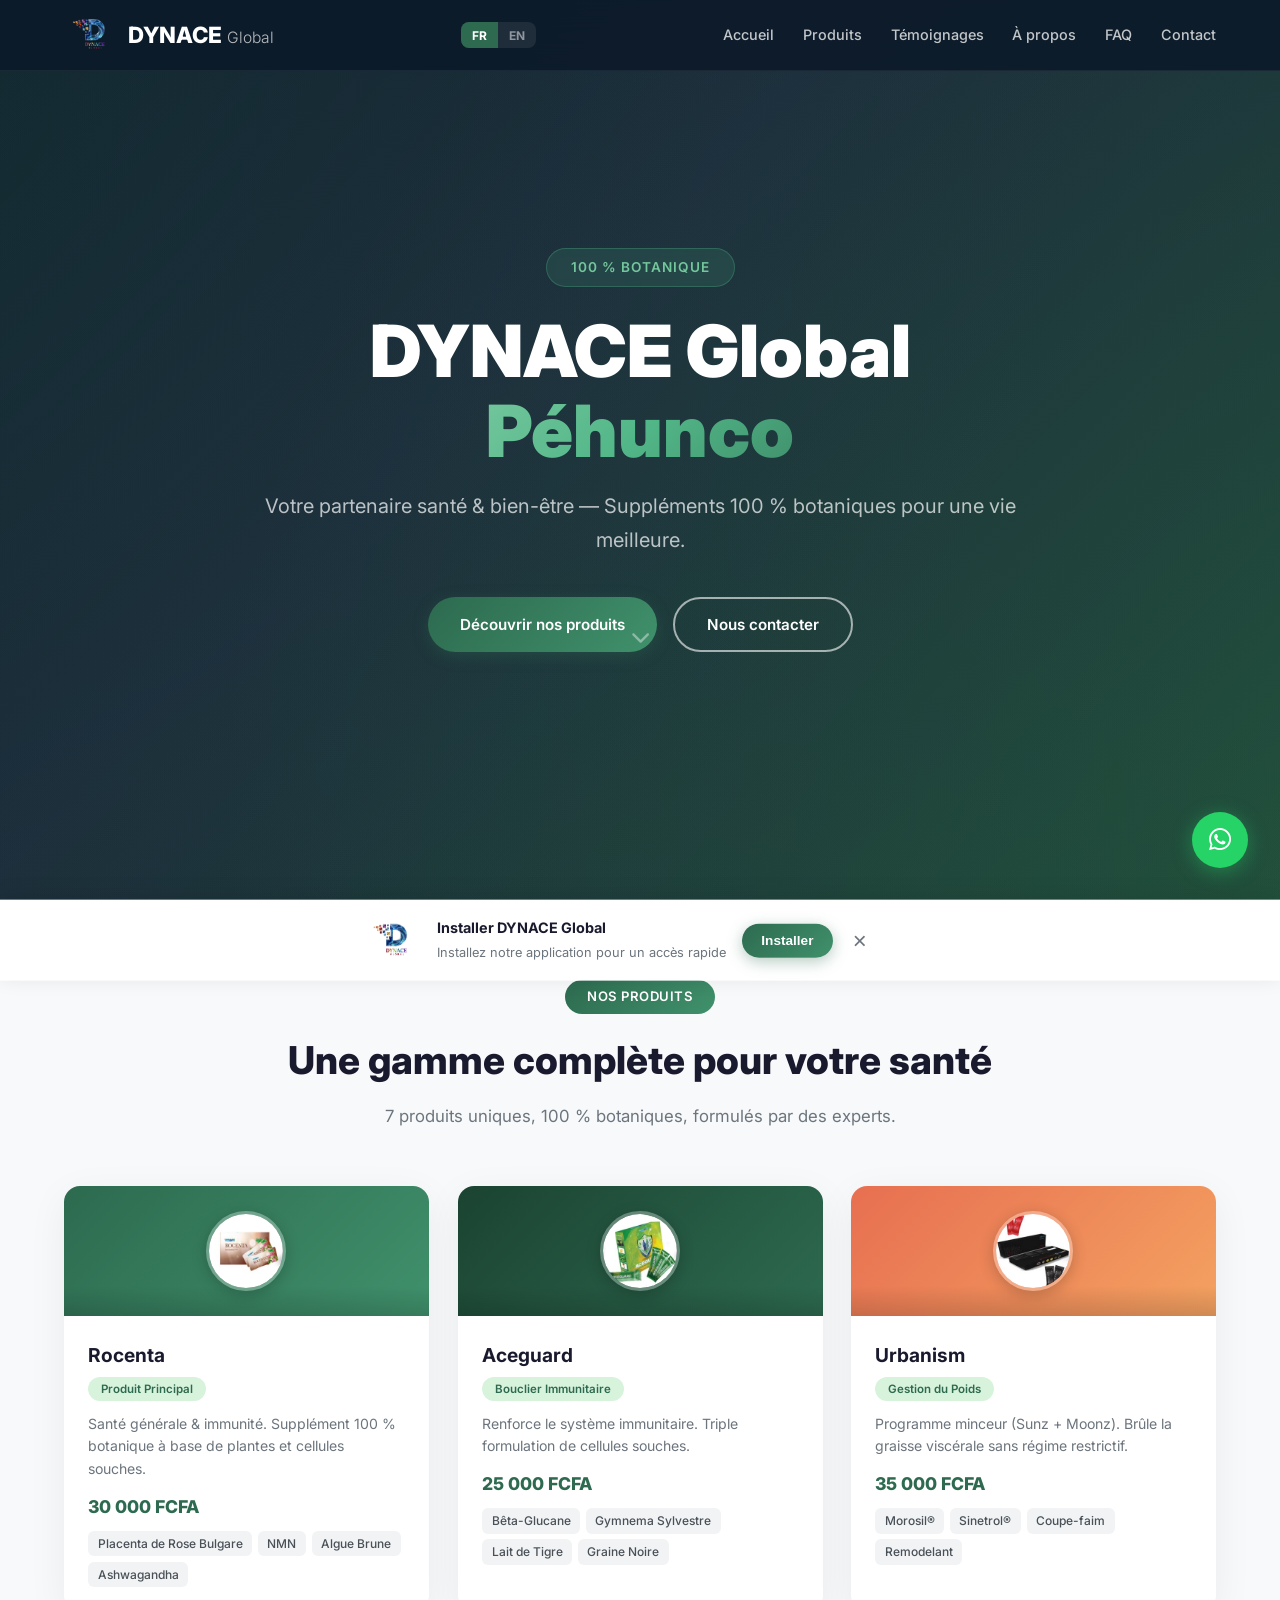
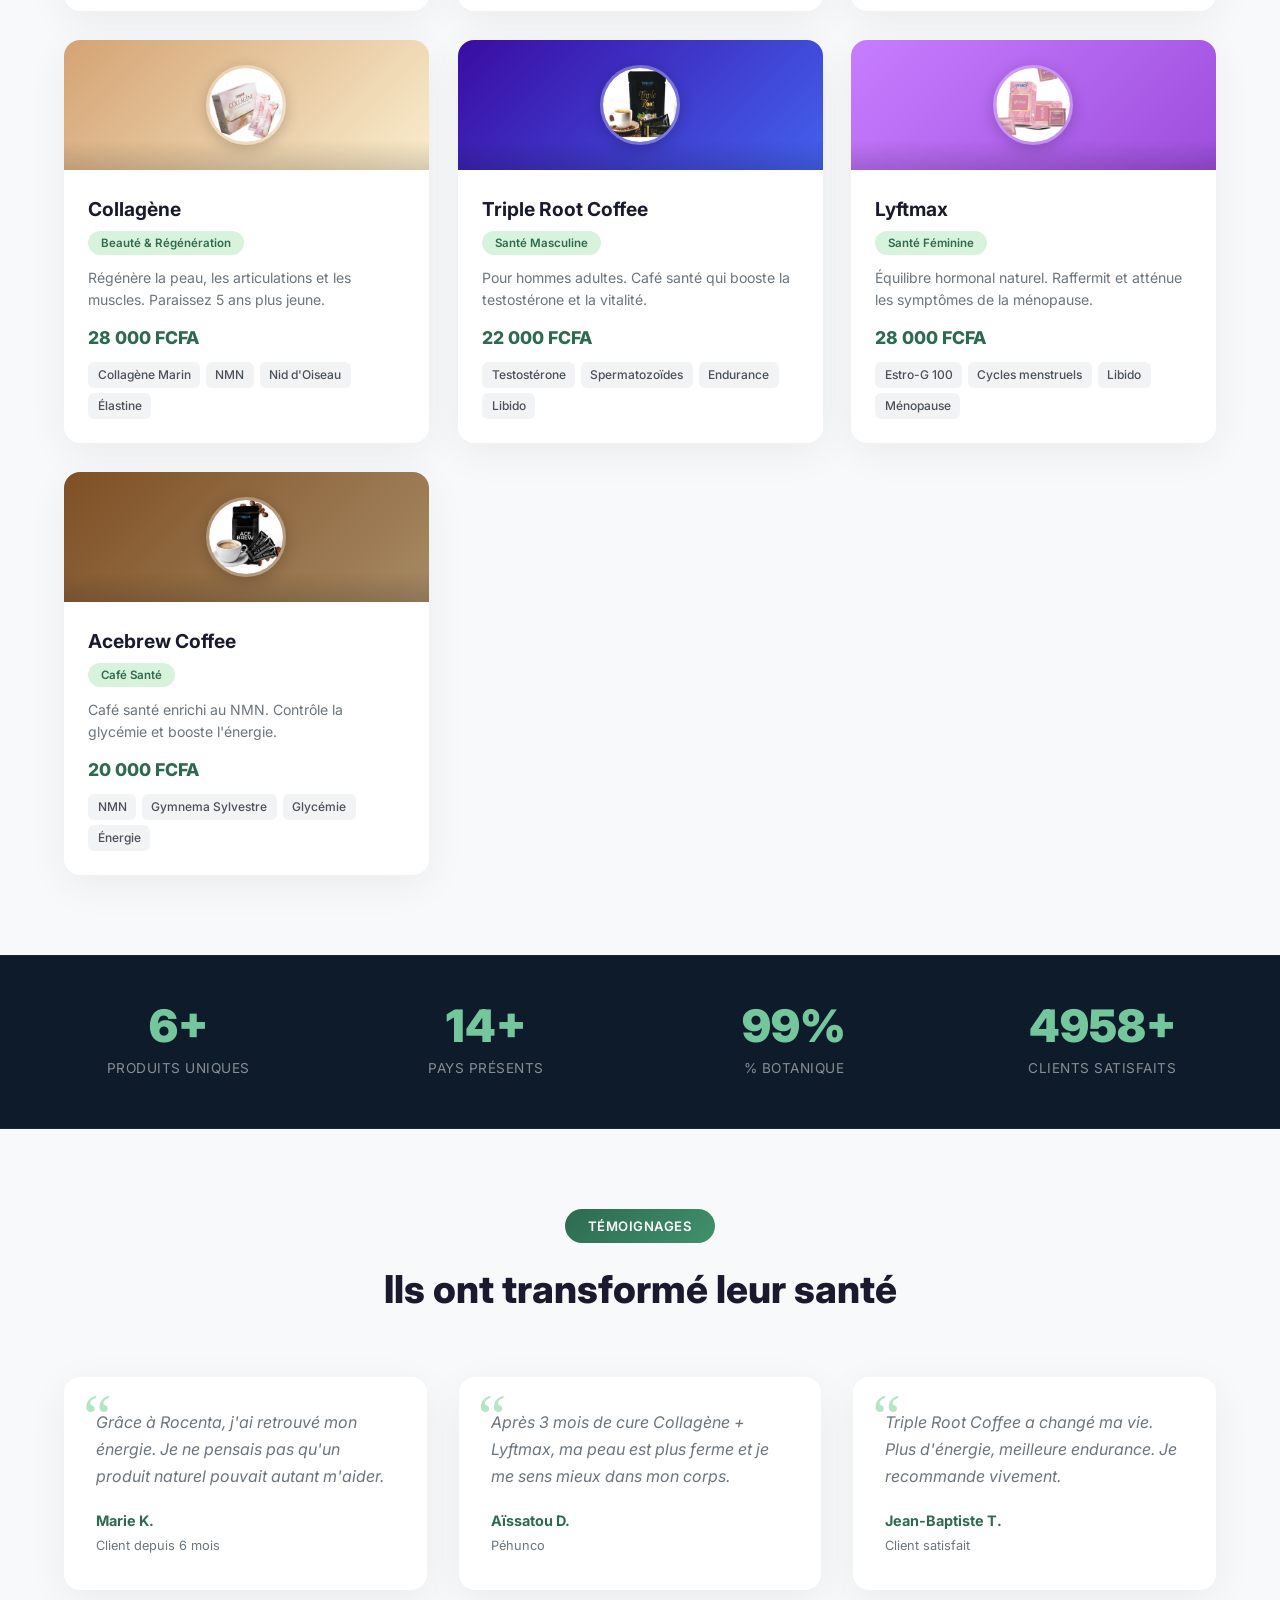
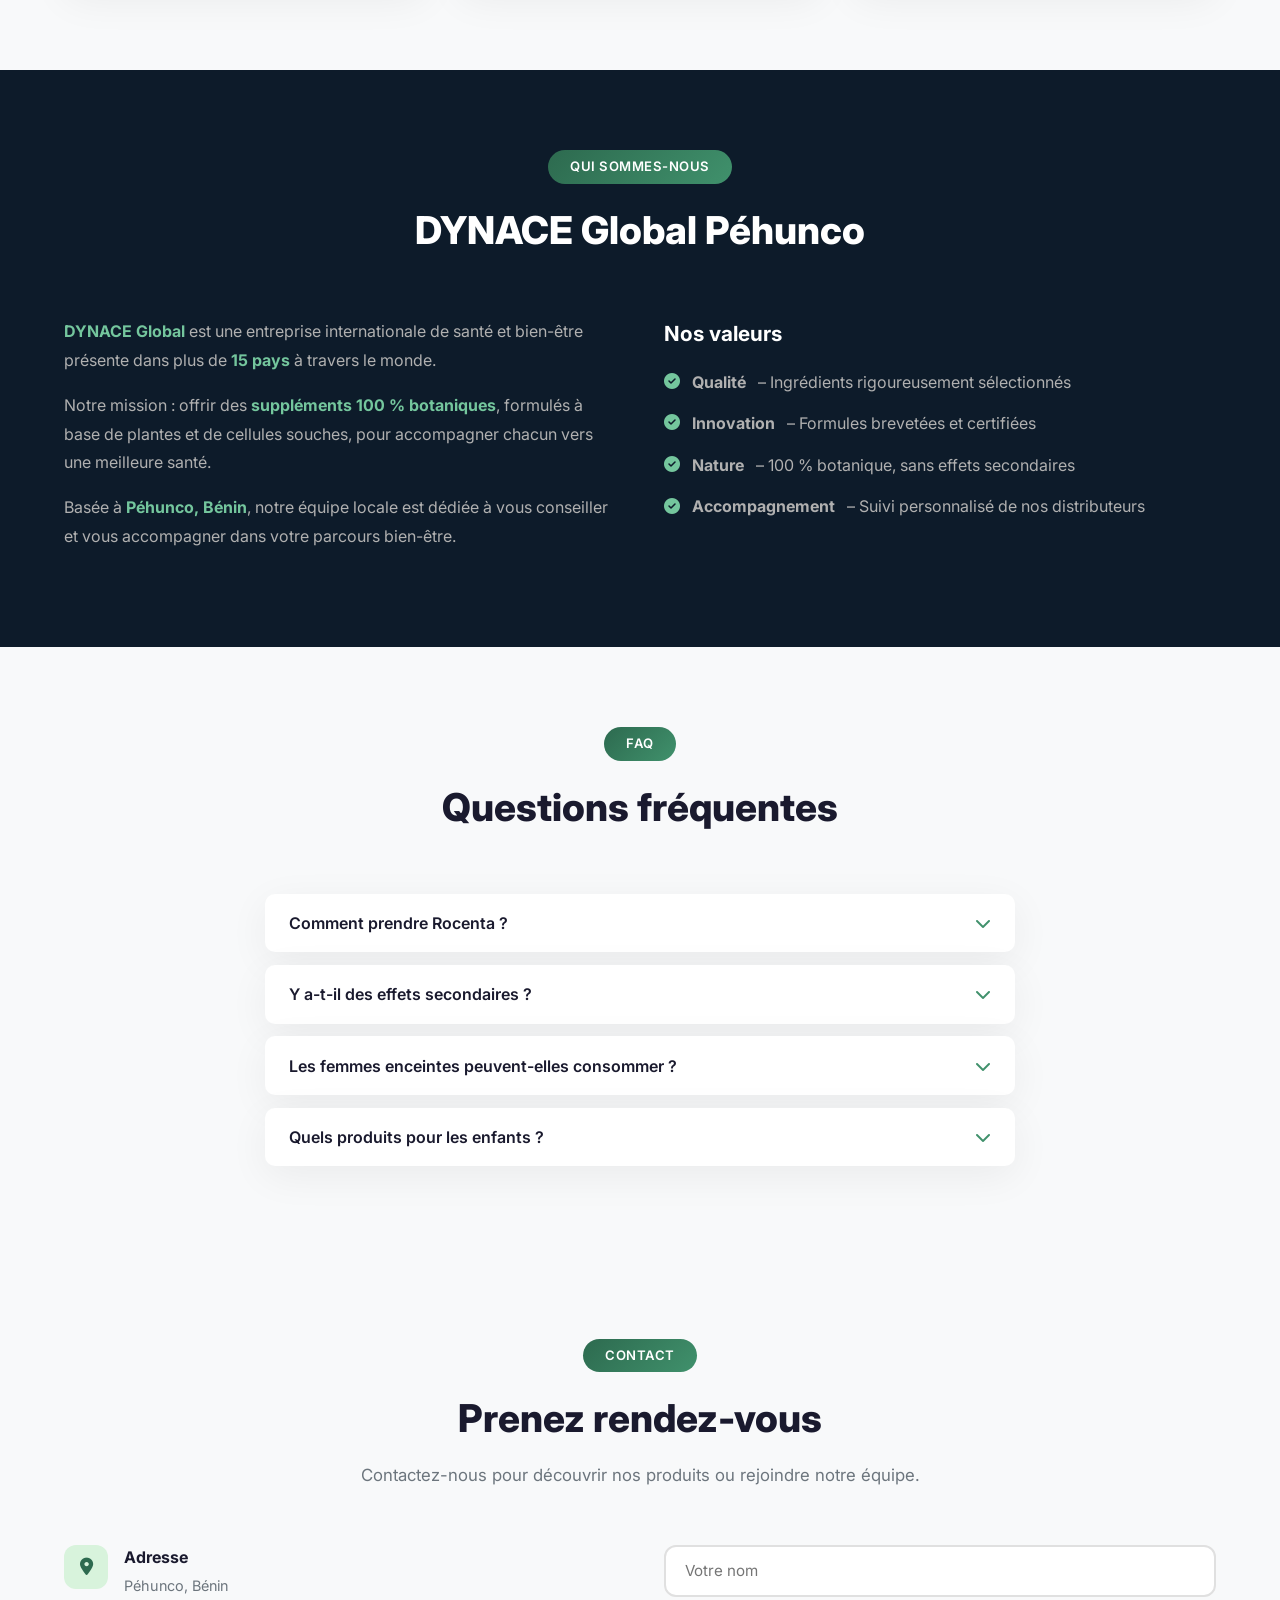
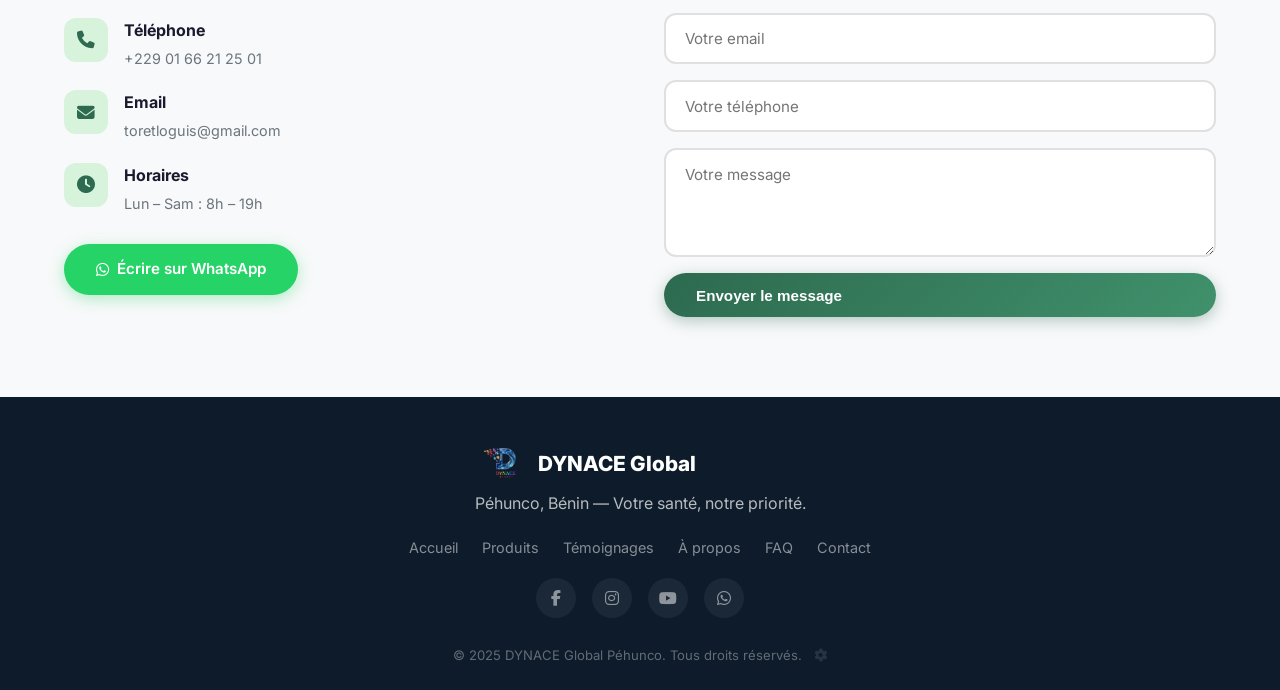
<file: index.html>
<!DOCTYPE html>
<html lang="fr" data-lang="fr">
<head>
<meta charset="UTF-8" />
<meta name="viewport" content="width=device-width,initial-scale=1.0,maximum-scale=5.0" />
<title data-i18n="meta_title">DYNACE Global Péhunco – Santé & Bien-être</title>
<meta name="description" content="DYNACE Global Péhunco – Suppléments botaniques innovants pour la santé, la beauté et le bien-être. Rocenta, Aceguard, Urbanism, Collagène, Triple Root Coffee, Lyftmax, Acebrew." />
<meta name="keywords" content="DYNACE, Péhunco, Bénin, santé, bien-être, suppléments, botanique, Rocenta, Aceguard" />
<meta name="author" content="DYNACE Global Péhunco" />
<meta name="robots" content="index, follow" />
<meta property="og:title" content="DYNACE Global Péhunco – Santé & Bien-être" />
<meta property="og:description" content="Suppléments 100% botaniques pour la santé, la beauté et le bien-être." />
<meta property="og:type" content="website" />
<meta property="og:url" content="https://cideg-dev.github.io/dynace-global-pehunco/" />
<meta property="og:locale" content="fr_FR" />
<meta property="og:image" content="Dynace.png" />
<meta name="theme-color" content="#2d6a4f" />
<link rel="canonical" href="https://cideg-dev.github.io/dynace-global-pehunco/" />
<link rel="icon" type="image/png" sizes="32x32" href="Dynace1.png" />
<link rel="apple-touch-icon" href="icon-192.png" />
<link rel="manifest" href="manifest.json" />
<link rel="preconnect" href="https://fonts.googleapis.com">
<link href="https://fonts.googleapis.com/css2?family=Inter:wght@400;500;600;700;800;900&display=swap" rel="stylesheet">
<link rel="stylesheet" href="https://cdnjs.cloudflare.com/ajax/libs/font-awesome/6.5.0/css/all.min.css">
<link rel="stylesheet" href="styles.css?v=2" />
</head>
<body>

<!-- ===== HEADER ===== -->
<header class="header" id="header" role="banner">
    <div class="container header-inner">
        <a href="#" class="logo" aria-label="DYNACE Global accueil">
            <img src="Dynace1.png" alt="DYNACE Global" class="logo-img" />
            <span class="logo-text">DYNACE <small>Global</small></span>
        </a>
        <div class="header-right">
            <div class="lang-switch" role="radiogroup" aria-label="Langue">
                <button class="lang-btn active" data-lang="fr" aria-pressed="true" role="radio">FR</button>
                <button class="lang-btn" data-lang="en" aria-pressed="false" role="radio">EN</button>
            </div>
            <button class="nav-toggle" id="navToggle" aria-label="Menu" aria-expanded="false">
                <i class="fas fa-bars"></i>
            </button>
        </div>
        <nav class="nav" id="nav" role="navigation" aria-label="Navigation principale">
            <a href="#accueil" data-i18n="nav_home">Accueil</a>
            <a href="#produits" data-i18n="nav_products">Produits</a>
            <a href="#temoignages" data-i18n="nav_testimonials">Témoignages</a>
            <a href="#a-propos" data-i18n="nav_about">À propos</a>
            <a href="#faq" data-i18n="nav_faq">FAQ</a>
            <a href="#contact" data-i18n="nav_contact">Contact</a>
        </nav>
    </div>
</header>

<!-- ===== HERO ===== -->
<section class="hero" id="accueil" aria-label="Accueil">
    <div class="hero-bg"></div>
    <div class="container hero-content">
        <span class="hero-badge" data-i18n="hero_badge">100 % Botanique</span>
        <h1 class="hero-title" data-i18n="hero_title">DYNACE Global <span class="highlight">Péhunco</span></h1>
        <p class="hero-subtitle" data-i18n="hero_sub">Votre partenaire santé & bien-être — Suppléments 100 % botaniques pour une vie meilleure.</p>
        <div class="hero-actions">
            <a href="#produits" class="btn btn-primary" data-i18n="hero_cta_products">Découvrir nos produits</a>
            <a href="#contact" class="btn btn-outline" data-i18n="hero_cta_contact">Nous contacter</a>
        </div>
        <div class="hero-scroll" aria-hidden="true">
            <i class="fas fa-chevron-down"></i>
        </div>
    </div>
</section>

<!-- ===== PRODUITS ===== -->
<section class="section" id="produits" aria-label="Produits">
    <div class="container">
        <div class="section-header">
            <span class="section-badge" data-i18n="products_badge">Nos Produits</span>
            <h2 data-i18n="products_title">Une gamme complète pour votre santé</h2>
            <p data-i18n="products_sub">7 produits uniques, 100 % botaniques, formulés par des experts.</p>
        </div>
        <div class="produits-grid" id="produitsGrid"></div>
    </div>
</section>

<!-- ===== STATS ===== -->
<section class="section-stats" aria-label="Statistiques">
    <div class="container stats-grid">
        <div class="stat-item"><span class="stat-num" data-count="7">0</span><span class="stat-label" data-i18n="stat_products">Produits uniques</span></div>
        <div class="stat-item"><span class="stat-num" data-count="15">0</span><span class="stat-label" data-i18n="stat_countries">Pays présents</span></div>
        <div class="stat-item"><span class="stat-num" data-count="100">0</span><span class="stat-label" data-i18n="stat_natural">% Botanique</span></div>
        <div class="stat-item"><span class="stat-num" data-count="5000">0</span><span class="stat-label" data-i18n="stat_clients">Clients satisfaits</span></div>
    </div>
</section>

<!-- ===== TÉMOIGNAGES ===== -->
<section class="section" id="temoignages" aria-label="Témoignages">
    <div class="container">
        <div class="section-header">
            <span class="section-badge" data-i18n="testi_badge">Témoignages</span>
            <h2 data-i18n="testi_title">Ils ont transformé leur santé</h2>
        </div>
        <div class="testi-grid" id="testiGrid"></div>
    </div>
</section>

<!-- ===== À PROPOS ===== -->
<section class="section section-dark" id="a-propos" aria-label="À propos">
    <div class="container">
        <div class="section-header">
            <span class="section-badge" data-i18n="about_badge">Qui sommes-nous</span>
            <h2 data-i18n="about_title">DYNACE Global Péhunco</h2>
        </div>
        <div class="about-grid">
            <div class="about-text">
                <p data-i18n="about_p1"><strong>DYNACE Global</strong> est une entreprise internationale de santé et bien-être présente dans plus de <strong>15 pays</strong> à travers le monde.</p>
                <p data-i18n="about_p2">Notre mission : offrir des <strong>suppléments 100 % botaniques</strong>, formulés à base de plantes et de cellules souches, pour accompagner chacun vers une meilleure santé.</p>
                <p data-i18n="about_p3">Basée à <strong>Péhunco, Bénin</strong>, notre équipe locale est dédiée à vous conseiller et vous accompagner dans votre parcours bien-être.</p>
            </div>
            <div class="about-values">
                <h3 data-i18n="about_values_title">Nos valeurs</h3>
                <ul>
                    <li><i class="fas fa-check-circle"></i> <strong data-i18n="about_val1_title">Qualité</strong> <span data-i18n="about_val1_desc">– Ingrédients rigoureusement sélectionnés</span></li>
                    <li><i class="fas fa-check-circle"></i> <strong data-i18n="about_val2_title">Innovation</strong> <span data-i18n="about_val2_desc">– Formules brevetées et certifiées</span></li>
                    <li><i class="fas fa-check-circle"></i> <strong data-i18n="about_val3_title">Nature</strong> <span data-i18n="about_val3_desc">– 100 % botanique, sans effets secondaires</span></li>
                    <li><i class="fas fa-check-circle"></i> <strong data-i18n="about_val4_title">Accompagnement</strong> <span data-i18n="about_val4_desc">– Suivi personnalisé de nos distributeurs</span></li>
                </ul>
            </div>
        </div>
    </div>
</section>

<!-- ===== FAQ ===== -->
<section class="section" id="faq" aria-label="FAQ">
    <div class="container">
        <div class="section-header">
            <span class="section-badge" data-i18n="faq_badge">FAQ</span>
            <h2 data-i18n="faq_title">Questions fréquentes</h2>
        </div>
        <div class="faq-list" id="faqList"></div>
    </div>
</section>

<!-- ===== CONTACT ===== -->
<section class="section" id="contact" aria-label="Contact">
    <div class="container">
        <div class="section-header">
            <span class="section-badge" data-i18n="contact_badge">Contact</span>
            <h2 data-i18n="contact_title">Prenez rendez-vous</h2>
            <p data-i18n="contact_sub">Contactez-nous pour découvrir nos produits ou rejoindre notre équipe.</p>
        </div>
        <div class="contact-grid">
            <div class="contact-info">
                <div class="contact-item">
                    <i class="fas fa-location-dot"></i>
                    <div><strong data-i18n="contact_addr">Adresse</strong><span data-i18n="contact_addr_val">Péhunco, Bénin</span></div>
                </div>
                <div class="contact-item">
                    <i class="fas fa-phone"></i>
                    <div><strong data-i18n="contact_phone">Téléphone</strong>                    <span>+229 01 66 21 25 01</span></div>
                </div>
                <div class="contact-item">
                    <i class="fas fa-envelope"></i>
                    <div><strong data-i18n="contact_email">Email</strong>                    <span>toretloguis@gmail.com</span></div>
                </div>
                <div class="contact-item">
                    <i class="fas fa-clock"></i>
                    <div><strong data-i18n="contact_hours">Horaires</strong><span data-i18n="contact_hours_val">Lun – Sam : 8h – 19h</span></div>
                </div>
                <div class="contact-cta">
                    <a href="https://wa.me/2290166212501?text=Bonjour%20DYNACE%20Global%20P%C3%A9hunco" target="_blank" rel="noopener" class="btn btn-whatsapp">
                        <i class="fab fa-whatsapp"></i> <span data-i18n="contact_whatsapp">Écrire sur WhatsApp</span>
                    </a>
                </div>
            </div>
            <form class="contact-form" id="contactForm" novalidate>
                <input type="text" id="formName" placeholder="Votre nom" required data-i18n-placeholder="form_name_ph" />
                <input type="email" id="formEmail" placeholder="Votre email" required data-i18n-placeholder="form_email_ph" />
                <input type="tel" id="formTel" placeholder="Votre téléphone" data-i18n-placeholder="form_tel_ph" />
                <textarea id="formMsg" rows="4" placeholder="Votre message" required data-i18n-placeholder="form_msg_ph"></textarea>
                <input type="hidden" name="_subject" value="Nouveau message DYNACE Global" />
                <div class="form-error" id="formError"></div>
                <button type="submit" class="btn btn-primary" id="formSubmit" data-i18n="form_send">Envoyer le message</button>
            </form>
        </div>
    </div>
</section>

<!-- ===== WHATSAPP FLOATING ===== -->
<a href="https://wa.me/2290166212501?text=Bonjour%20DYNACE%20Global%20P%C3%A9hunco" target="_blank" rel="noopener" class="whatsapp-float" aria-label="WhatsApp">
    <i class="fab fa-whatsapp"></i>
</a>

<!-- ===== PWA INSTALL BANNER ===== -->
<div class="pwa-banner" id="pwaBanner">
    <div class="pwa-banner-content">
        <img src="Dynace1.png" alt="" class="pwa-icon-img" />
        <div>
            <strong data-i18n="pwa_install_title">Installer DYNACE Global</strong>
            <small data-i18n="pwa_install_desc">Installez notre application pour un accès rapide</small>
        </div>
        <button class="btn btn-primary btn-sm" id="pwaInstall" data-i18n="pwa_install_btn">Installer</button>
        <button class="pwa-close" id="pwaClose" aria-label="Fermer">&times;</button>
    </div>
</div>

<!-- ===== FOOTER ===== -->
<footer class="footer" role="contentinfo">
    <div class="container footer-inner">
        <div class="footer-brand">
            <span class="logo"><img src="Dynace1.png" alt="" class="logo-img" /> DYNACE Global</span>
            <p data-i18n="footer_tagline">Péhunco, Bénin — Votre santé, notre priorité.</p>
        </div>
        <div class="footer-links">
            <a href="#accueil" data-i18n="nav_home">Accueil</a>
            <a href="#produits" data-i18n="nav_products">Produits</a>
            <a href="#temoignages" data-i18n="nav_testimonials">Témoignages</a>
            <a href="#a-propos" data-i18n="nav_about">À propos</a>
            <a href="#faq" data-i18n="nav_faq">FAQ</a>
            <a href="#contact" data-i18n="nav_contact">Contact</a>
        </div>
        <div class="footer-social">
            <a href="#" aria-label="Facebook"><i class="fab fa-facebook-f"></i></a>
            <a href="#" aria-label="Instagram"><i class="fab fa-instagram"></i></a>
            <a href="#" aria-label="YouTube"><i class="fab fa-youtube"></i></a>
            <a href="https://wa.me/2290166212501" aria-label="WhatsApp"><i class="fab fa-whatsapp"></i></a>
        </div>
        <p class="footer-copy">&copy; 2025 DYNACE Global Péhunco. <span data-i18n="footer_rights">Tous droits réservés.</span> <a href="admin.html" class="admin-link" aria-label="Administration"><i class="fas fa-cog"></i></a></p>
    </div>
</footer>

<button id="scrollTop" class="scroll-top" aria-label="Remonter"><i class="fas fa-arrow-up"></i></button>

<script src="script.js?v=2"></script>
</body>
</html>
</file>
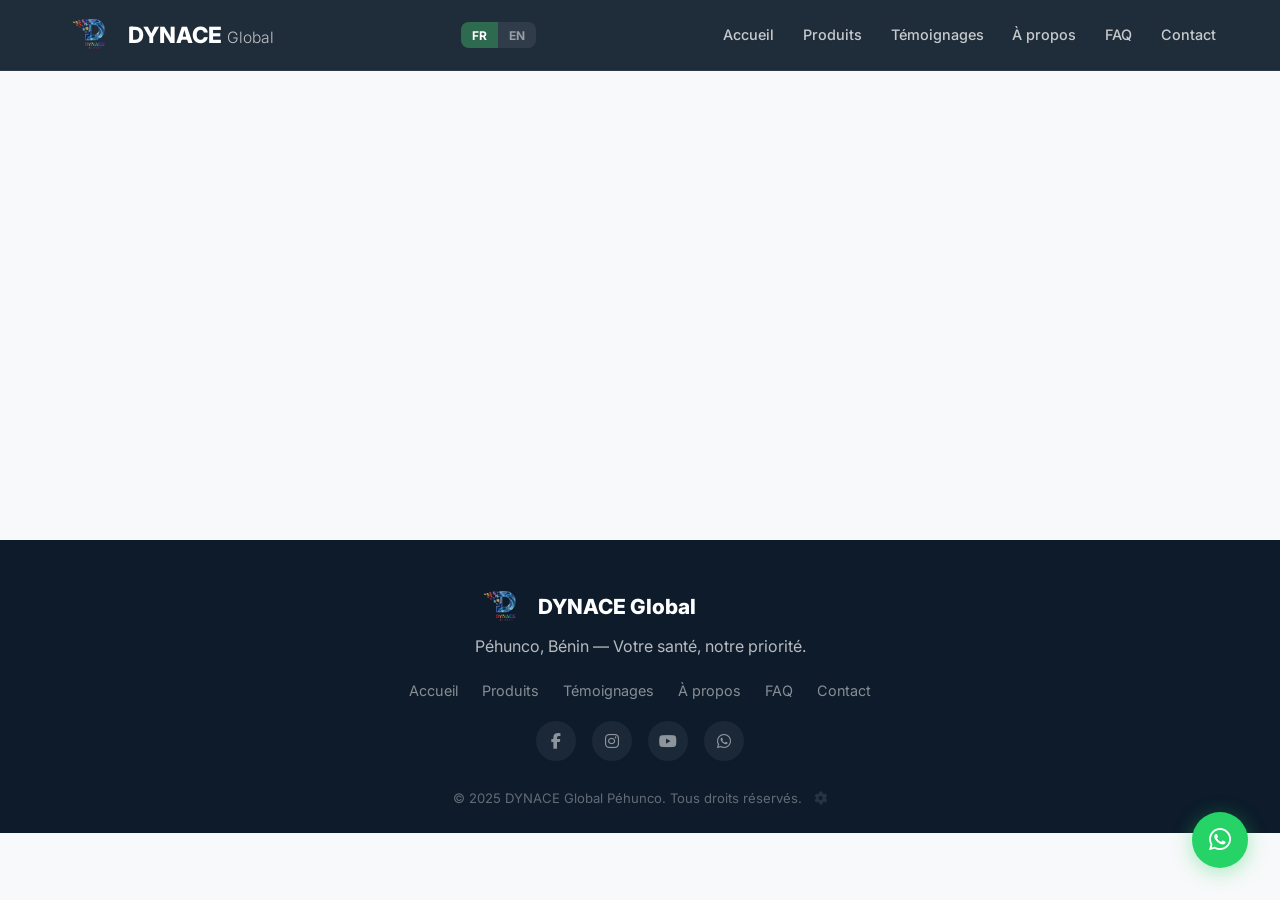
<file: acebrew.html>
<!DOCTYPE html>
<html lang="fr" data-lang="fr">
<head>
<meta charset="UTF-8" />
<meta name="viewport" content="width=device-width,initial-scale=1.0,maximum-scale=5.0" />
<title data-i18n="meta_title">DYNACE Global – Acebrew Coffee</title>
<meta name="description" content="Café santé enrichi au NMN – Contrôle la glycémie et booste l'énergie." />
<meta name="robots" content="index, follow" />
<meta property="og:title" content="DYNACE Global – Acebrew Coffee" />
<meta property="og:description" content="Suppléments 100% botaniques pour la santé, la beauté et le bien-être." />
<meta property="og:type" content="website" />
<meta property="og:url" content="https://cideg-dev.github.io/dynace-global-pehunco/acebrew.html" />
<meta property="og:image" content="Dynace.png" />
<meta name="theme-color" content="#2d6a4f" />
<link rel="canonical" href="https://cideg-dev.github.io/dynace-global-pehunco/acebrew.html" />
<link rel="icon" type="image/png" sizes="32x32" href="Dynace1.png" />
<link rel="apple-touch-icon" href="icon-192.png" />
<link rel="manifest" href="manifest.json" />
<link rel="preconnect" href="https://fonts.googleapis.com">
<link href="https://fonts.googleapis.com/css2?family=Inter:wght@400;500;600;700;800;900&display=swap" rel="stylesheet">
<link rel="stylesheet" href="https://cdnjs.cloudflare.com/ajax/libs/font-awesome/6.5.0/css/all.min.css">
<link rel="stylesheet" href="styles.css?v=2" />
</head>
<body>

<header class="header" id="header" role="banner">
    <div class="container header-inner">
        <a href="index.html" class="logo" aria-label="DYNACE Global accueil">
            <img src="Dynace1.png" alt="DYNACE Global" class="logo-img" />
            <span class="logo-text">DYNACE <small>Global</small></span>
        </a>
        <div class="header-right">
            <div class="lang-switch" role="radiogroup" aria-label="Langue">
                <button class="lang-btn active" data-lang="fr" aria-pressed="true" role="radio">FR</button>
                <button class="lang-btn" data-lang="en" aria-pressed="false" role="radio">EN</button>
            </div>
            <button class="nav-toggle" id="navToggle" aria-label="Menu" aria-expanded="false">
                <i class="fas fa-bars"></i>
            </button>
        </div>
        <nav class="nav" id="nav" role="navigation" aria-label="Navigation principale">
            <a href="index.html#accueil" data-i18n="nav_home">Accueil</a>
            <a href="index.html#produits" data-i18n="nav_products">Produits</a>
            <a href="index.html#temoignages" data-i18n="nav_testimonials">Témoignages</a>
            <a href="index.html#a-propos" data-i18n="nav_about">À propos</a>
            <a href="index.html#faq" data-i18n="nav_faq">FAQ</a>
            <a href="index.html#contact" data-i18n="nav_contact">Contact</a>
        </nav>
    </div>
</header>

<main id="productDetail" class="product-detail"></main>

<footer class="footer" role="contentinfo">
    <div class="container footer-inner">
        <div class="footer-brand">
            <a href="index.html" class="logo"><img src="Dynace1.png" alt="" class="logo-img" /> DYNACE Global</a>
            <p data-i18n="footer_tagline">Péhunco, Bénin — Votre santé, notre priorité.</p>
        </div>
        <div class="footer-links">
            <a href="index.html#accueil" data-i18n="nav_home">Accueil</a>
            <a href="index.html#produits" data-i18n="nav_products">Produits</a>
            <a href="index.html#temoignages" data-i18n="nav_testimonials">Témoignages</a>
            <a href="index.html#a-propos" data-i18n="nav_about">À propos</a>
            <a href="index.html#faq" data-i18n="nav_faq">FAQ</a>
            <a href="index.html#contact" data-i18n="nav_contact">Contact</a>
        </div>
        <div class="footer-social">
            <a href="#" aria-label="Facebook"><i class="fab fa-facebook-f"></i></a>
            <a href="#" aria-label="Instagram"><i class="fab fa-instagram"></i></a>
            <a href="#" aria-label="YouTube"><i class="fab fa-youtube"></i></a>
            <a href="https://wa.me/2290166212501" aria-label="WhatsApp"><i class="fab fa-whatsapp"></i></a>
        </div>
        <p class="footer-copy">&copy; 2025 DYNACE Global Péhunco. <span data-i18n="footer_rights">Tous droits réservés.</span> <a href="admin.html" class="admin-link" aria-label="Administration"><i class="fas fa-cog"></i></a></p>
    </div>
</footer>

<a href="https://wa.me/2290166212501?text=Bonjour%20DYNACE%20Global%20P%C3%A9hunco" target="_blank" rel="noopener" class="whatsapp-float" aria-label="WhatsApp">
    <i class="fab fa-whatsapp"></i>
</a>

<button id="scrollTop" class="scroll-top" aria-label="Remonter"><i class="fas fa-arrow-up"></i></button>

<script src="script.js?v=2"></script>
</body>
</html>
</file>
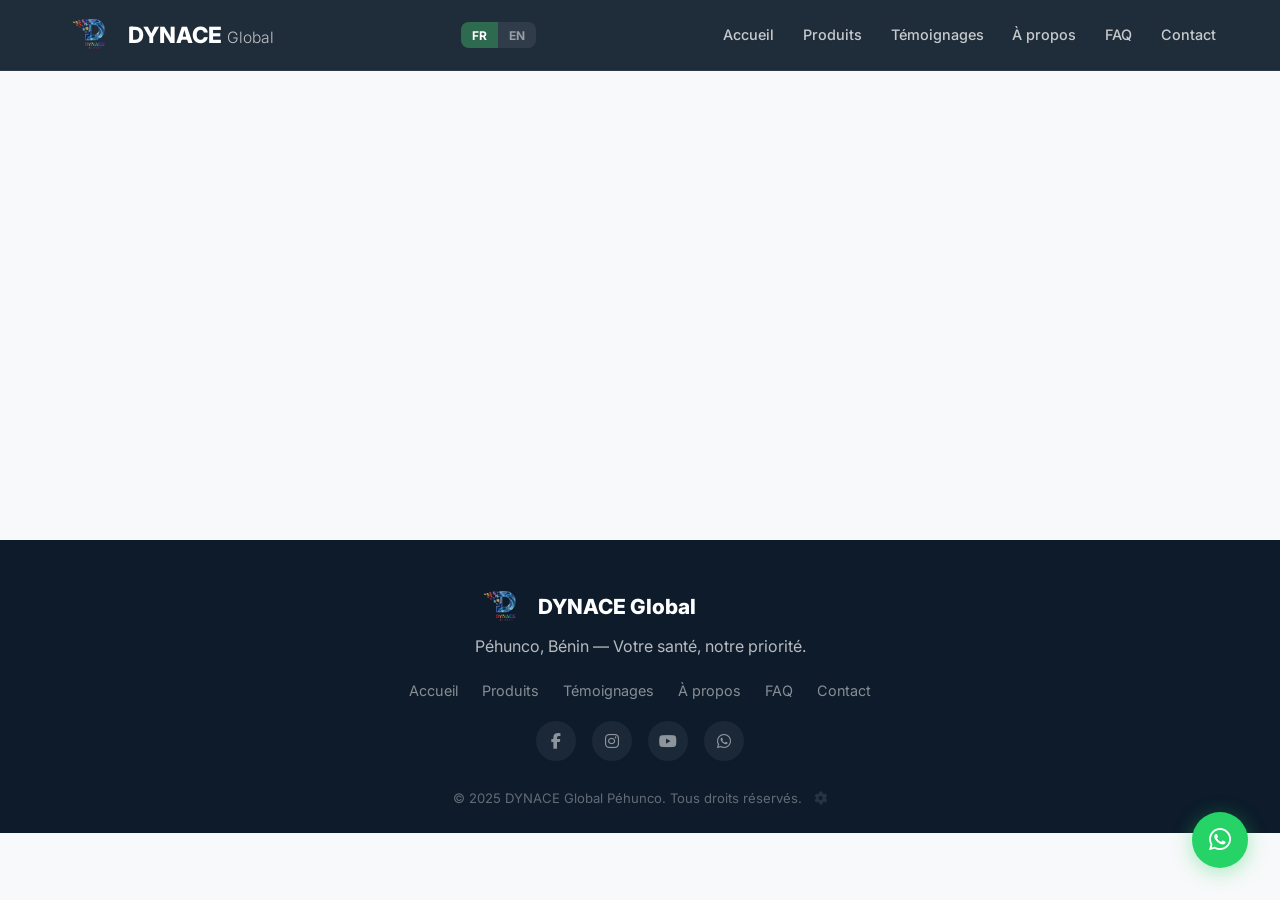
<file: aceguard.html>
<!DOCTYPE html>
<html lang="fr" data-lang="fr">
<head>
<meta charset="UTF-8" />
<meta name="viewport" content="width=device-width,initial-scale=1.0,maximum-scale=5.0" />
<title data-i18n="meta_title">DYNACE Global – Aceguard</title>
<meta name="description" content="Bouclier immunitaire – Triple formulation de cellules souches pour renforcer vos défenses naturelles." />
<meta name="robots" content="index, follow" />
<meta property="og:title" content="DYNACE Global – Aceguard" />
<meta property="og:description" content="Suppléments 100% botaniques pour la santé, la beauté et le bien-être." />
<meta property="og:type" content="website" />
<meta property="og:url" content="https://cideg-dev.github.io/dynace-global-pehunco/aceguard.html" />
<meta property="og:image" content="Dynace.png" />
<meta name="theme-color" content="#2d6a4f" />
<link rel="canonical" href="https://cideg-dev.github.io/dynace-global-pehunco/aceguard.html" />
<link rel="icon" type="image/png" sizes="32x32" href="Dynace1.png" />
<link rel="apple-touch-icon" href="icon-192.png" />
<link rel="manifest" href="manifest.json" />
<link rel="preconnect" href="https://fonts.googleapis.com">
<link href="https://fonts.googleapis.com/css2?family=Inter:wght@400;500;600;700;800;900&display=swap" rel="stylesheet">
<link rel="stylesheet" href="https://cdnjs.cloudflare.com/ajax/libs/font-awesome/6.5.0/css/all.min.css">
<link rel="stylesheet" href="styles.css?v=2" />
</head>
<body>

<header class="header" id="header" role="banner">
    <div class="container header-inner">
        <a href="index.html" class="logo" aria-label="DYNACE Global accueil">
            <img src="Dynace1.png" alt="DYNACE Global" class="logo-img" />
            <span class="logo-text">DYNACE <small>Global</small></span>
        </a>
        <div class="header-right">
            <div class="lang-switch" role="radiogroup" aria-label="Langue">
                <button class="lang-btn active" data-lang="fr" aria-pressed="true" role="radio">FR</button>
                <button class="lang-btn" data-lang="en" aria-pressed="false" role="radio">EN</button>
            </div>
            <button class="nav-toggle" id="navToggle" aria-label="Menu" aria-expanded="false">
                <i class="fas fa-bars"></i>
            </button>
        </div>
        <nav class="nav" id="nav" role="navigation" aria-label="Navigation principale">
            <a href="index.html#accueil" data-i18n="nav_home">Accueil</a>
            <a href="index.html#produits" data-i18n="nav_products">Produits</a>
            <a href="index.html#temoignages" data-i18n="nav_testimonials">Témoignages</a>
            <a href="index.html#a-propos" data-i18n="nav_about">À propos</a>
            <a href="index.html#faq" data-i18n="nav_faq">FAQ</a>
            <a href="index.html#contact" data-i18n="nav_contact">Contact</a>
        </nav>
    </div>
</header>

<main id="productDetail" class="product-detail"></main>

<footer class="footer" role="contentinfo">
    <div class="container footer-inner">
        <div class="footer-brand">
            <a href="index.html" class="logo"><img src="Dynace1.png" alt="" class="logo-img" /> DYNACE Global</a>
            <p data-i18n="footer_tagline">Péhunco, Bénin — Votre santé, notre priorité.</p>
        </div>
        <div class="footer-links">
            <a href="index.html#accueil" data-i18n="nav_home">Accueil</a>
            <a href="index.html#produits" data-i18n="nav_products">Produits</a>
            <a href="index.html#temoignages" data-i18n="nav_testimonials">Témoignages</a>
            <a href="index.html#a-propos" data-i18n="nav_about">À propos</a>
            <a href="index.html#faq" data-i18n="nav_faq">FAQ</a>
            <a href="index.html#contact" data-i18n="nav_contact">Contact</a>
        </div>
        <div class="footer-social">
            <a href="#" aria-label="Facebook"><i class="fab fa-facebook-f"></i></a>
            <a href="#" aria-label="Instagram"><i class="fab fa-instagram"></i></a>
            <a href="#" aria-label="YouTube"><i class="fab fa-youtube"></i></a>
            <a href="https://wa.me/2290166212501" aria-label="WhatsApp"><i class="fab fa-whatsapp"></i></a>
        </div>
        <p class="footer-copy">&copy; 2025 DYNACE Global Péhunco. <span data-i18n="footer_rights">Tous droits réservés.</span> <a href="admin.html" class="admin-link" aria-label="Administration"><i class="fas fa-cog"></i></a></p>
    </div>
</footer>

<a href="https://wa.me/2290166212501?text=Bonjour%20DYNACE%20Global%20P%C3%A9hunco" target="_blank" rel="noopener" class="whatsapp-float" aria-label="WhatsApp">
    <i class="fab fa-whatsapp"></i>
</a>

<button id="scrollTop" class="scroll-top" aria-label="Remonter"><i class="fas fa-arrow-up"></i></button>

<script src="script.js?v=2"></script>
</body>
</html>
</file>
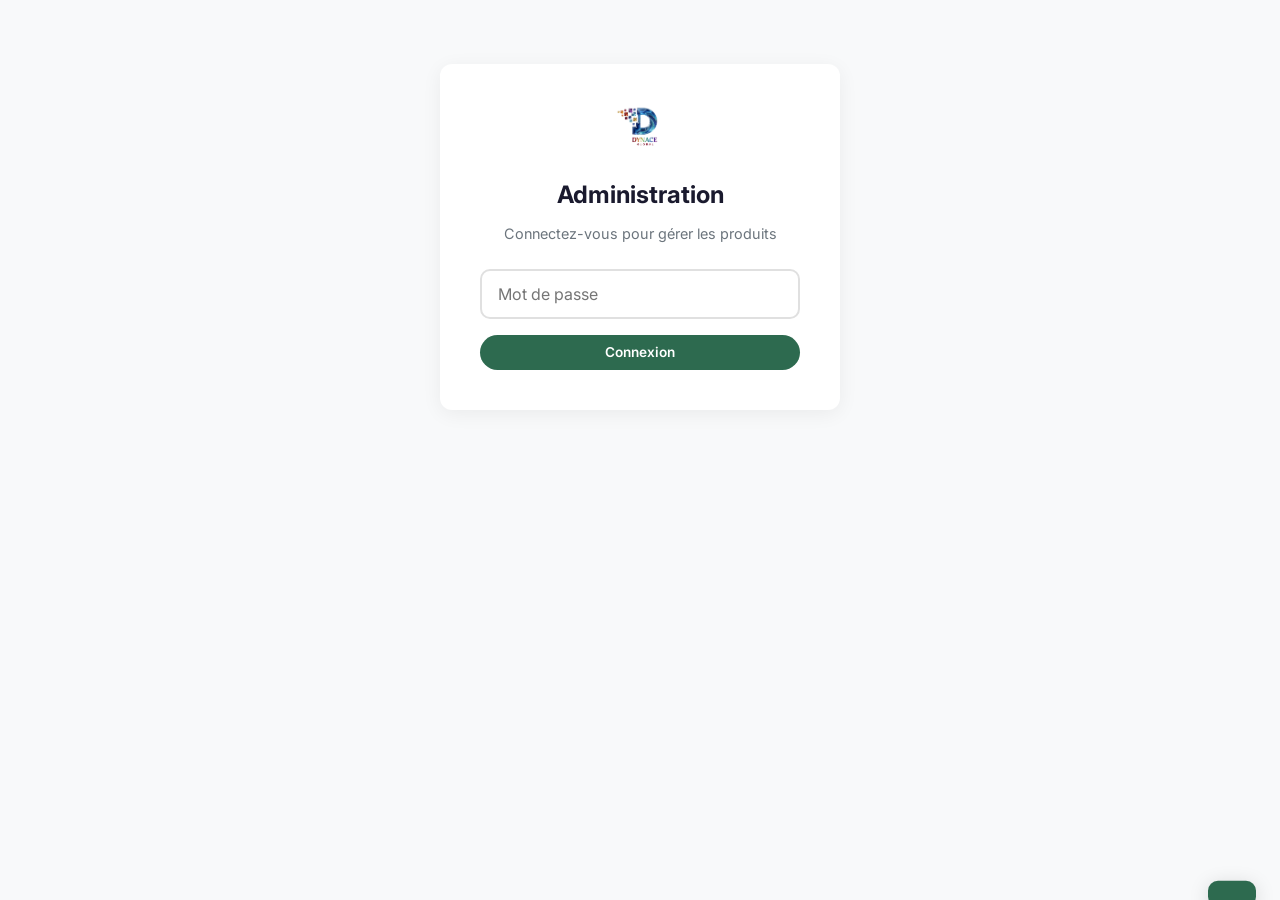
<file: admin.html>
<!DOCTYPE html>
<html lang="fr">
<head>
<meta charset="UTF-8" />
<meta name="viewport" content="width=device-width,initial-scale=1.0" />
<title>Administration – DYNACE Global</title>
<link rel="icon" type="image/png" sizes="32x32" href="Dynace1.png" />
<link rel="preconnect" href="https://fonts.googleapis.com">
<link href="https://fonts.googleapis.com/css2?family=Inter:wght@400;500;600;700;800&display=swap" rel="stylesheet">
<link rel="stylesheet" href="https://cdnjs.cloudflare.com/ajax/libs/font-awesome/6.5.0/css/all.min.css">
<style>
:root {
    --green-700:#2d6a4f;--green-600:#40916c;--green-500:#52b788;--green-100:#d8f3dc;
    --dark:#0d1b2a;--text:#1a1a2e;--text-light:#6c757d;--bg:#f8f9fa;--radius:12px;
    --shadow:0 4px 20px rgba(0,0,0,0.06);
}
* { margin:0; padding:0; box-sizing:border-box; }
body { font-family:'Inter',sans-serif; color:var(--text); background:var(--bg); line-height:1.6; }
.container { max-width:1200px; margin:0 auto; padding:1.5rem; }

.admin-header {
    background: var(--dark); color:#fff; padding:1.5rem 0;
    display:flex; align-items:center; justify-content:space-between;
}
.admin-header h1 { font-size:1.3rem; font-weight:800; }
.admin-header a { color:rgba(255,255,255,0.7); font-size:0.9rem; text-decoration:none; }
.admin-header a:hover { color:#fff; }
.admin-actions { display:flex; gap:0.8rem; flex-wrap:wrap; margin:1.5rem 0; }
.btn {
    display:inline-flex; align-items:center; gap:0.4rem;
    padding:0.6rem 1.2rem; border-radius:50px; font-weight:600;
    font-size:0.85rem; cursor:pointer; border:none; font-family:inherit;
    transition:all 0.3s; text-decoration:none;
}
.btn-primary { background:var(--green-700); color:#fff; }
.btn-primary:hover { background:var(--green-600); }
.btn-danger { background:#e63946; color:#fff; }
.btn-danger:hover { background:#c1121f; }
.btn-outline { background:transparent; border:2px solid var(--green-700); color:var(--green-700); }
.btn-outline:hover { background:var(--green-100); }
.btn-sm { padding:0.35rem 0.8rem; font-size:0.78rem; }

.login-screen {
    max-width:400px; margin:4rem auto; text-align:center;
    background:#fff; padding:2.5rem; border-radius:var(--radius); box-shadow:var(--shadow);
}
.login-screen h2 { margin-bottom:0.5rem; }
.login-screen p { color:var(--text-light); font-size:0.9rem; margin-bottom:1.5rem; }
.login-screen input {
    width:100%; padding:0.8rem 1rem; border:2px solid #e0e0e0; border-radius:10px;
    font-size:1rem; font-family:inherit; margin-bottom:1rem; outline:none;
}
.login-screen input:focus { border-color:var(--green-600); }
.login-error { color:#e63946; font-size:0.85rem; margin-bottom:0.5rem; display:none; }

.product-list { display:flex; flex-direction:column; gap:1rem; }
.product-card {
    background:#fff; border-radius:var(--radius); box-shadow:var(--shadow);
    overflow:hidden;
}
.product-card-header {
    display:flex; align-items:center; gap:1rem; padding:1rem 1.5rem;
    cursor:pointer; user-select:none;
}
.product-card-header:hover { background:rgba(0,0,0,0.02); }
.product-card-header .thumb {
    width:48px; height:48px; border-radius:50%; object-fit:cover;
    border:2px solid rgba(0,0,0,0.1); flex-shrink:0;
}
.product-card-header h3 { font-size:1rem; font-weight:700; flex:1; }
.product-card-header .badge {
    background:var(--green-100); color:var(--green-700);
    padding:0.15rem 0.6rem; border-radius:50px; font-size:0.72rem; font-weight:600;
}
.product-card-header .chevron { transition:transform 0.3s; color:var(--text-light); }
.product-card.open .chevron { transform:rotate(180deg); }
.product-card-body { display:none; padding:0 1.5rem 1.5rem; }
.product-card.open .product-card-body { display:block; }

.form-grid { display:grid; grid-template-columns:1fr 1fr; gap:1rem; }
.form-group { margin-bottom:0.8rem; }
.form-group label {
    display:block; font-size:0.8rem; font-weight:600; margin-bottom:0.25rem;
    color:var(--text-light); text-transform:uppercase; letter-spacing:0.3px;
}
.form-group input,.form-group textarea,.form-group select {
    width:100%; padding:0.55rem 0.8rem; border:2px solid #e0e0e0;
    border-radius:8px; font-size:0.88rem; font-family:inherit; outline:none; transition:border-color 0.3s;
}
.form-group input:focus,.form-group textarea:focus { border-color:var(--green-600); }
.form-group textarea { resize:vertical; min-height:60px; }
.form-group .lang-label { font-size:0.7rem; font-weight:700; color:var(--green-700); margin-bottom:0.2rem; }
.form-group-inline { display:flex; gap:0.5rem; flex-wrap:wrap; }

.toast {
    position:fixed; bottom:1.5rem; right:1.5rem;
    background:var(--green-700); color:#fff; padding:0.8rem 1.5rem;
    border-radius:10px; font-weight:600; font-size:0.9rem;
    box-shadow:0 4px 20px rgba(0,0,0,0.15); z-index:9999;
    transform:translateY(120%); transition:transform 0.4s ease;
}
.toast.show { transform:translateY(0); }
.toast.error { background:#e63946; }

@media (max-width:768px) {
    .form-grid { grid-template-columns:1fr; }
    .admin-header h1 { font-size:1rem; }
}
</style>
</head>
<body>

<div id="loginScreen" class="login-screen">
    <img src="Dynace1.png" alt="DYNACE" style="height:48px;margin-bottom:1rem;" />
    <h2>Administration</h2>
    <p>Connectez-vous pour gérer les produits</p>
    <input type="password" id="adminPassword" placeholder="Mot de passe" />
    <div class="login-error" id="loginError">Mot de passe incorrect</div>
    <button class="btn btn-primary" onclick="checkLogin()" style="width:100%;justify-content:center;">Connexion</button>
</div>

<div id="adminApp" style="display:none;">
    <div class="admin-header">
        <div class="container" style="display:flex;align-items:center;justify-content:space-between;width:100%;">
            <h1><i class="fas fa-cog"></i> Administration DYNACE</h1>
            <div style="display:flex;gap:1rem;align-items:center;">
                <a href="index.html" target="_blank"><i class="fas fa-external-link-alt"></i> Voir le site</a>
                <a href="#" onclick="logout();return false;" style="color:#e63946;"><i class="fas fa-sign-out-alt"></i> Quitter</a>
            </div>
        </div>
    </div>
    <div class="container">
        <div class="admin-actions">
            <button class="btn btn-primary" onclick="saveAll()"><i class="fas fa-save"></i> Enregistrer</button>
            <button class="btn btn-outline" onclick="exportData()"><i class="fas fa-download"></i> Exporter JSON</button>
            <button class="btn btn-outline" onclick="document.getElementById('importInput').click()"><i class="fas fa-upload"></i> Importer JSON</button>
            <input type="file" id="importInput" accept=".json" style="display:none" onchange="importData(event)" />
            <button class="btn btn-danger" onclick="resetAll()"><i class="fas fa-undo"></i> Réinitialiser</button>
        </div>
        <div class="product-list" id="productList"></div>
    </div>
</div>

<div class="toast" id="toast"></div>

<script>
const PASS = 'Martial1989';
const STORAGE_KEY = 'dynace_admin_data';

const defaultData = {
    produits: [
        { id:'rocenta', icon:'fa-seedling', color:'linear-gradient(135deg,#2d6a4f,#40916c)', fr:{ name:'Rocenta', tag:'Produit Principal', desc:'Santé générale & immunité. Supplément 100 % botanique à base de plantes et cellules souches.', tags:['Placenta de Rose Bulgare','NMN','Algue Brune','Ashwagandha'], prix:'30 000 FCFA' }, en:{ name:'Rocenta', tag:'Main Product', desc:'General health & immunity. 100% botanical supplement based on plants and stem cells.', tags:['Bulgarian Rose Placenta','NMN','Brown Algae','Ashwagandha'], prix:'€50' } },
        { id:'aceguard', icon:'fa-shield-halved', color:'linear-gradient(135deg,#1b4332,#2d6a4f)', fr:{ name:'Aceguard', tag:'Bouclier Immunitaire', desc:'Renforce le système immunitaire. Triple formulation de cellules souches.', tags:['Bêta-Glucane','Gymnema Sylvestre','Lait de Tigre','Graine Noire'], prix:'25 000 FCFA' }, en:{ name:'Aceguard', tag:'Immune Shield', desc:'Strengthens the immune system. Triple stem cell formulation.', tags:['Beta-Glucan','Gymnema Sylvestre','Tiger Milk','Black Seed'], prix:'€40' } },
        { id:'urbanism', icon:'fa-weight-scale', color:'linear-gradient(135deg,#e76f51,#f4a261)', fr:{ name:'Urbanism', tag:'Gestion du Poids', desc:'Programme minceur (Sunz + Moonz). Brûle la graisse viscérale sans régime restrictif.', tags:['Morosil®','Sinetrol®','Coupe-faim','Remodelant'], prix:'35 000 FCFA' }, en:{ name:'Urbanism', tag:'Weight Management', desc:'Weight loss program (Sunz + Moonz). Burns visceral fat without restrictive diet.', tags:['Morosil®','Sinetrol®','Appetite Control','Shaping'], prix:'€55' } },
        { id:'collagene', icon:'fa-hand-sparkles', color:'linear-gradient(135deg,#d4a373,#faedcd)', fr:{ name:'Collagène', tag:'Beauté & Régénération', desc:'Régénère la peau, les articulations et les muscles. Paraissez 5 ans plus jeune.', tags:['Collagène Marin','NMN',"Nid d'Oiseau",'Élastine'], prix:'28 000 FCFA' }, en:{ name:'Collagen', tag:'Beauty & Regeneration', desc:'Regenerates skin, joints and muscles. Look 5 years younger.', tags:['Marine Collagen','NMN',"Bird's Nest",'Elastin'], prix:'€45' } },
        { id:'tripleroot', icon:'fa-mars', color:'linear-gradient(135deg,#3a0ca3,#4361ee)', fr:{ name:'Triple Root Coffee', tag:'Santé Masculine', desc:'Pour hommes adultes. Café santé qui booste la testostérone et la vitalité.', tags:['Testostérone','Spermatozoïdes','Endurance','Libido'], prix:'22 000 FCFA' }, en:{ name:'Triple Root Coffee', tag:"Men's Health", desc:'For adult men. Health coffee that boosts testosterone and vitality.', tags:['Testosterone','Sperm Quality','Endurance','Libido'], prix:'€35' } },
        { id:'lyftmax', icon:'fa-venus', color:'linear-gradient(135deg,#c77dff,#9d4edd)', fr:{ name:'Lyftmax', tag:'Santé Féminine', desc:'Équilibre hormonal naturel. Raffermit et atténue les symptômes de la ménopause.', tags:['Estro-G 100','Cycles menstruels','Libido','Ménopause'], prix:'28 000 FCFA' }, en:{ name:'Lyftmax', tag:"Women's Health", desc:'Natural hormonal balance. Firms and relieves menopause symptoms.', tags:['Estro-G 100','Menstrual Cycles','Libido','Menopause'], prix:'€45' } },
        { id:'acebrew', icon:'fa-mug-hot', color:'linear-gradient(135deg,#7f4f24,#a68a64)', fr:{ name:'Acebrew Coffee', tag:'Café Santé', desc:"Café santé enrichi au NMN. Contrôle la glycémie et booste l'énergie.", tags:['NMN','Gymnema Sylvestre','Glycémie','Énergie'], prix:'20 000 FCFA' }, en:{ name:'Acebrew Coffee', tag:'Health Coffee', desc:'NMN-enriched health coffee. Controls blood sugar and boosts energy.', tags:['NMN','Gymnema Sylvestre','Blood Sugar','Energy'], prix:'€30' } }
    ],
    details: {
        rocenta: { fr:{ intro:'<strong>Rocenta</strong> est le produit phare de DYNACE Global. Un supplément 100 % botanique à base de Placenta de Rose Bulgare, de NMN et d\'extraits de plantes soigneusement sélectionnés pour renforcer l\'immunité et revitaliser l\'organisme.', desc:'Rocenta agit en profondeur sur le système immunitaire grâce à sa formulation unique associant des cellules souches végétales et des actifs naturels. Il aide à lutter contre la fatigue, renforce les défenses naturelles et favorise une meilleure récupération physique et mentale.', usage:'Prendre 1 sachet le matin à jeun. Verser la poudre sous la langue, laisser dissoudre 30s à 1 minute. Attendre 20 minutes avant de manger ou boire. Après 10 jours, passer à 2 sachets/jour.' }, en:{ intro:'<strong>Rocenta</strong> is DYNACE Global\'s flagship product. A 100% botanical supplement based on Bulgarian Rose Placenta, NMN and carefully selected plant extracts.', desc:'Rocenta works deeply on the immune system. It helps fight fatigue, strengthens natural defenses and promotes better physical and mental recovery.', usage:'Take 1 sachet in the morning on an empty stomach. Pour powder under tongue, let dissolve 30s-1min. Wait 20min before eating or drinking. After 10 days, max 2 sachets/day.' } },
        aceguard: { fr:{ intro:'<strong>Aceguard</strong> est le bouclier immunitaire nouvelle génération. Sa triple formulation à base de cellules souches végétales offre une protection renforcée.', desc:'Aceguard combine le Bêta-Glucane, le Gymnema Sylvestre, le Lait de Tigre et la Graine Noire pour une synergie protectrice unique. Idéal pour les changements de saison.', usage:'Prendre 1 sachet/jour le matin à jeun. Verser sous la langue, laisser fondre 30s. Pour les enfants, demi-sachet. Cure recommandée : 30 jours.' }, en:{ intro:'<strong>Aceguard</strong> is the new generation immune shield. Triple plant stem cell formulation offers reinforced protection.', desc:'Aceguard combines Beta-Glucan, Gymnema Sylvestre, Tiger Milk and Black Seed. Ideal for seasonal changes.', usage:'Take 1 sachet/day in the morning on empty stomach. Pour under tongue, let dissolve 30s. For children, half sachet. Recommended: 30 days.' } },
        urbanism: { fr:{ intro:'<strong>Urbanism</strong> est un programme minceur complet (Sunz + Moonz) pour brûler la graisse viscérale sans régime restrictif.', desc:'Urbanism associe le Morosil® et le Sinetrol® pour un effet brûle-graisse puissant et naturel. Remodeler la silhouette sans effet secondaire.', usage:'Prendre Sunz le matin (1 capsule) et Moonz le soir (1 capsule). Boire 1,5L d\'eau/jour. Cure recommandée : 3 mois.' }, en:{ intro:'<strong>Urbanism</strong> is a complete weight loss program (Sunz + Moonz) to burn visceral fat without restrictive diet.', desc:'Urbanism combines Morosil® and Sinetrol® for powerful natural fat-burning. Reshape your silhouette with no side effects.', usage:'Take Sunz in the morning (1 capsule) and Moonz in the evening (1 capsule). Drink 1.5L water/day. Recommended: 3 months.' } },
        collagene: { fr:{ intro:'<strong>Collagène</strong> est le supplément beauté et régénération. À base de Collagène Marin, NMN, Nid d\'Oiseau et Élastine.', desc:'Le Collagène DYNACE stimule la production naturelle de collagène, améliore l\'élasticité de la peau et soulage les douleurs articulaires.', usage:'Prendre 1 sachet/jour dilué dans un verre d\'eau le matin à jeun. Cure recommandée : 3 mois. Associer à Lyftmax pour un résultat synergique.' }, en:{ intro:'<strong>Collagen</strong> is the ultimate beauty and regeneration supplement based on Marine Collagen, NMN, Bird\'s Nest and Elastin.', desc:'DYNACE Collagen stimulates natural collagen production, improves skin elasticity and relieves joint pain.', usage:'Take 1 sachet/day diluted in water in the morning on empty stomach. Recommended: 3 months.' } },
        tripleroot: { fr:{ intro:'<strong>Triple Root Coffee</strong> est un café santé pour hommes adultes qui booste naturellement la testostérone.', desc:'Triple Root Coffee améliore la production de testostérone, l\'endurance physique et sexuelle. Résultats visibles dès 2 à 4 semaines.', usage:'Prendre 1 tasse/jour le matin. Diluer un sachet dans de l\'eau chaude. Max 2 tasses/jour. Déconseillé aux moins de 18 ans.' }, en:{ intro:'<strong>Triple Root Coffee</strong> is a health coffee for adult men that naturally boosts testosterone.', desc:'Triple Root Coffee improves testosterone production, physical and sexual endurance. Visible results in 2-4 weeks.', usage:'Take 1 cup/day in the morning. Dilute sachet in hot water. Max 2 cups/day. Not for under 18.' } },
        lyftmax: { fr:{ intro:'<strong>Lyftmax</strong> équilibre naturellement les hormones féminines et atténue les symptômes de la ménopause.', desc:'Lyftmax contient Estro-G 100 qui régule le cycle menstruel et atténue bouffées de chaleur et sautes d\'humeur. Raffermit la poitrine.', usage:'Prendre 1 capsule/jour le matin avec un verre d\'eau. Cure recommandée : 3 mois.' }, en:{ intro:'<strong>Lyftmax</strong> naturally balances female hormones and reduces menopause symptoms.', desc:'Lyftmax contains Estro-G 100 which regulates the menstrual cycle and reduces hot flashes and mood swings.', usage:'Take 1 capsule/day in the morning with water. Recommended: 3 months.' } },
        acebrew: { fr:{ intro:'<strong>Acebrew Coffee</strong> est un café santé enrichi au NMN. Contrôle la glycémie et booste l\'énergie.', desc:'Acebrew Coffee associe NMN, Gymnema Sylvestre et extraits de café vert pour réguler le sucre sanguin et stimuler le métabolisme.', usage:'Prendre 1 tasse/jour le matin au petit-déjeuner. Diluer un sachet dans de l\'eau chaude. Max 2 tasses/jour.' }, en:{ intro:'<strong>Acebrew Coffee</strong> is an NMN-enriched health coffee. Controls blood sugar and boosts energy.', desc:'Acebrew Coffee combines NMN, Gymnema Sylvestre and green coffee extracts to regulate blood sugar and stimulate metabolism.', usage:'Take 1 cup/day in the morning at breakfast. Dilute sachet in hot water. Max 2 cups/day.' } }
    }
};

let data = loadData();

function loadData() {
    const saved = localStorage.getItem(STORAGE_KEY);
    if (saved) {
        try { return JSON.parse(saved); } catch(e) {}
    }
    return JSON.parse(JSON.stringify(defaultData));
}

function saveData() {
    localStorage.setItem(STORAGE_KEY, JSON.stringify(data));
}

function getImgName(id) {
    return id === 'tripleroot' ? 'DYNACE_TRIPLE_ROOT' : id === 'acebrew' ? 'DYNACE_ACE_BREW' : 'DYNACE_' + id.toUpperCase();
}

function checkLogin() {
    const pwd = document.getElementById('adminPassword').value;
    if (pwd === PASS) {
        document.getElementById('loginScreen').style.display = 'none';
        document.getElementById('adminApp').style.display = 'block';
        renderProductList();
        showToast('Connecté avec succès');
    } else {
        document.getElementById('loginError').style.display = 'block';
    }
}

document.getElementById('adminPassword').addEventListener('keydown', function(e) {
    if (e.key === 'Enter') checkLogin();
});

function renderProductList() {
    const list = document.getElementById('productList');
    list.innerHTML = data.produits.map((p, idx) => {
        const img = getImgName(p.id);
        return `<div class="product-card" id="card-${p.id}">
            <div class="product-card-header" onclick="toggleCard('${p.id}')">
                <img src="images/thumb_${img}.jpg" alt="" class="thumb" />
                <h3>${p.fr.name} / ${p.en.name}</h3>
                <span class="badge">${p.fr.prix}</span>
                <i class="fas fa-chevron-down chevron"></i>
            </div>
            <div class="product-card-body">
                ${renderProductForm(p, idx)}
            </div>
        </div>`;
    }).join('');
}

function renderProductForm(p, idx) {
    const d = data.details[p.id];
    return `
    <div class="form-grid">
        <div><div class="form-group"><label>Icone (FontAwesome)</label><input value="${p.icon}" onchange="update(${idx},'icon',this.value)" /></div></div>
        <div><div class="form-group"><label>Couleur (gradient CSS)</label><input value="${p.color}" onchange="update(${idx},'color',this.value)" /></div></div>
    </div>
    <div class="form-grid">
        <div>
            <div class="lang-label">FRANÇAIS</div>
            <div class="form-group"><label>Nom</label><input value="${esc(p.fr.name)}" onchange="updateFr(${idx},'name',this.value)" /></div>
            <div class="form-group"><label>Tag</label><input value="${esc(p.fr.tag)}" onchange="updateFr(${idx},'tag',this.value)" /></div>
            <div class="form-group"><label>Description courte</label><textarea onchange="updateFr(${idx},'desc',this.value)">${esc(p.fr.desc)}</textarea></div>
            <div class="form-group"><label>Prix</label><input value="${esc(p.fr.prix)}" onchange="updateFr(${idx},'prix',this.value)" /></div>
        </div>
        <div>
            <div class="lang-label">ENGLISH</div>
            <div class="form-group"><label>Name</label><input value="${esc(p.en.name)}" onchange="updateEn(${idx},'name',this.value)" /></div>
            <div class="form-group"><label>Tag</label><input value="${esc(p.en.tag)}" onchange="updateEn(${idx},'tag',this.value)" /></div>
            <div class="form-group"><label>Short description</label><textarea onchange="updateEn(${idx},'desc',this.value)">${esc(p.en.desc)}</textarea></div>
            <div class="form-group"><label>Price</label><input value="${esc(p.en.prix)}" onchange="updateEn(${idx},'prix',this.value)" /></div>
        </div>
    </div>
    <div class="form-grid">
        <div class="form-group">
            <label>Tags FR (séparés par des virgules)</label>
            <input value="${esc(p.fr.tags.join(', '))}" onchange="updateFr(${idx},'tags',this.value.split(',').map(t=>t.trim()))" />
        </div>
        <div class="form-group">
            <label>Tags EN (comma separated)</label>
            <input value="${esc(p.en.tags.join(', '))}" onchange="updateEn(${idx},'tags',this.value.split(',').map(t=>t.trim()))" />
        </div>
    </div>
    <div class="form-grid">
        <div>
            <div class="form-group"><label>Introduction FR</label><textarea rows="3" onchange="updateDetail(${idx},'fr','intro',this.value)">${esc(d.fr.intro)}</textarea></div>
            <div class="form-group"><label>Description FR</label><textarea rows="4" onchange="updateDetail(${idx},'fr','desc',this.value)">${esc(d.fr.desc)}</textarea></div>
            <div class="form-group"><label>Utilisation FR</label><textarea rows="3" onchange="updateDetail(${idx},'fr','usage',this.value)">${esc(d.fr.usage)}</textarea></div>
        </div>
        <div>
            <div class="form-group"><label>Introduction EN</label><textarea rows="3" onchange="updateDetail(${idx},'en','intro',this.value)">${esc(d.en.intro)}</textarea></div>
            <div class="form-group"><label>Description EN</label><textarea rows="4" onchange="updateDetail(${idx},'en','desc',this.value)">${esc(d.en.desc)}</textarea></div>
            <div class="form-group"><label>Usage EN</label><textarea rows="3" onchange="updateDetail(${idx},'en','usage',this.value)">${esc(d.en.usage)}</textarea></div>
        </div>
    </div>`;
}

function esc(s) { return s.replace(/&/g,'&amp;').replace(/</g,'&lt;').replace(/>/g,'&gt;').replace(/"/g,'&quot;'); }

function toggleCard(id) {
    document.getElementById('card-' + id).classList.toggle('open');
}

function update(idx, field, val) { data.produits[idx][field] = val; saveData(); }
function updateFr(idx, field, val) { data.produits[idx].fr[field] = val; saveData(); }
function updateEn(idx, field, val) { data.produits[idx].en[field] = val; saveData(); }

function updateDetail(idx, lang, field, val) {
    const pid = data.produits[idx].id;
    if (!data.details[pid]) data.details[pid] = { fr:{}, en:{} };
    if (!data.details[pid][lang]) data.details[pid][lang] = {};
    data.details[pid][lang][field] = val;
    saveData();
}

function saveAll() {
    saveData();
    showToast('Données enregistrées dans le navigateur ✓');
}

function exportData() {
    const blob = new Blob([JSON.stringify(data, null, 2)], { type:'application/json' });
    const url = URL.createObjectURL(blob);
    const a = document.createElement('a');
    a.href = url; a.download = 'dynace_data.json';
    a.click();
    URL.revokeObjectURL(url);
    showToast('Fichier JSON exporté ✓');
}

function importData(e) {
    const file = e.target.files[0];
    if (!file) return;
    const reader = new FileReader();
    reader.onload = function(ev) {
        try {
            const imported = JSON.parse(ev.target.result);
            if (imported.produits && imported.details) {
                data = imported;
                saveData();
                renderProductList();
                showToast('Données importées avec succès ✓');
            } else {
                showToast('Format de fichier invalide', true);
            }
        } catch(err) {
            showToast('Erreur de lecture du fichier', true);
        }
    };
    reader.readAsText(file);
    e.target.value = '';
}

function resetAll() {
    if (!confirm('Réinitialiser toutes les données ? Cette action est irréversible.')) return;
    localStorage.removeItem(STORAGE_KEY);
    data = JSON.parse(JSON.stringify(defaultData));
    renderProductList();
    showToast('Données réinitialisées ✓');
}

function showToast(msg, isError) {
    const t = document.getElementById('toast');
    t.textContent = msg;
    t.className = 'toast' + (isError ? ' error' : '') + ' show';
    setTimeout(() => t.classList.remove('show'), 3000);
}

function logout() {
    document.getElementById('adminApp').style.display = 'none';
    document.getElementById('loginScreen').style.display = 'block';
    document.getElementById('adminPassword').value = '';
    document.getElementById('loginError').style.display = 'none';
}
</script>
</body>
</html>
</file>
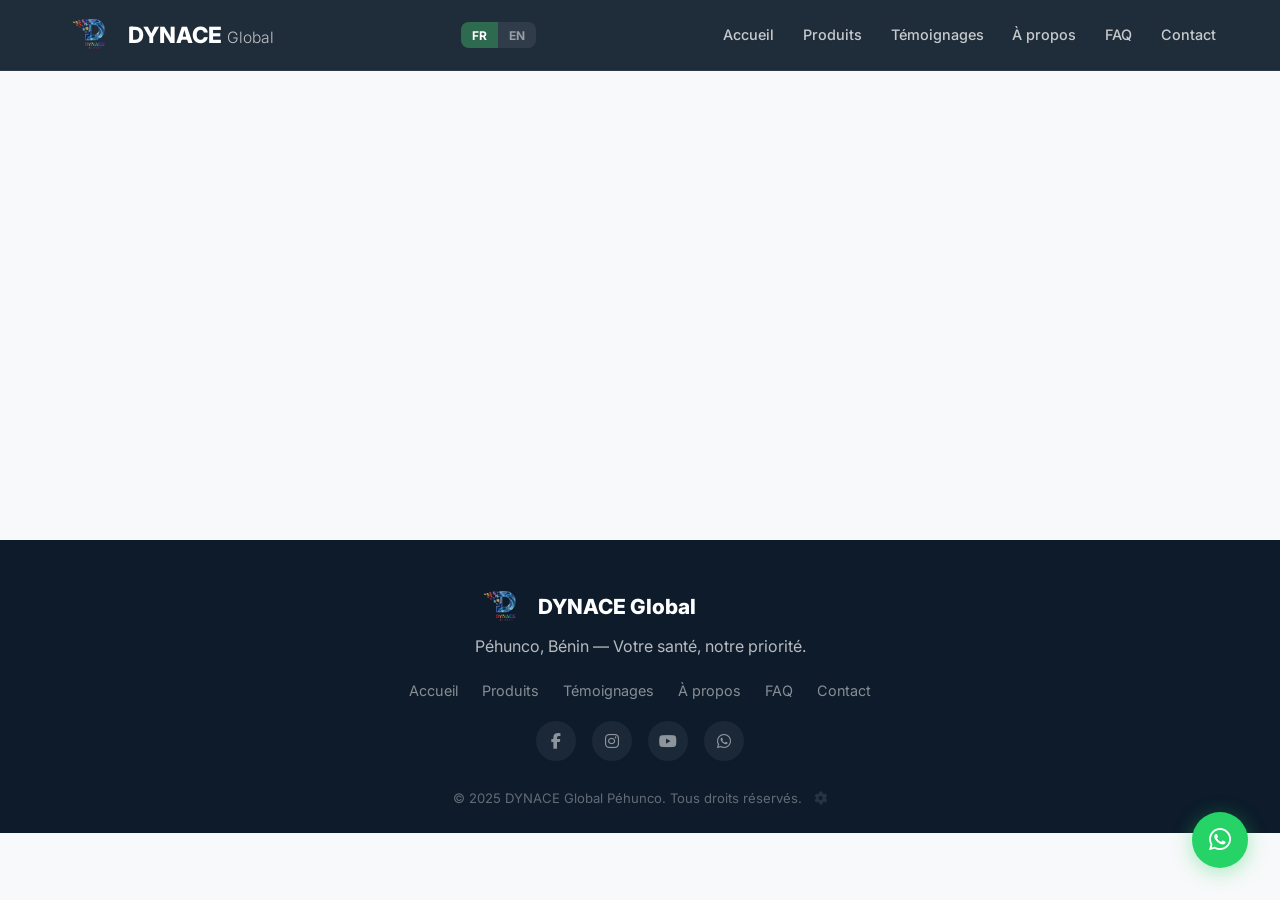
<file: collagene.html>
<!DOCTYPE html>
<html lang="fr" data-lang="fr">
<head>
<meta charset="UTF-8" />
<meta name="viewport" content="width=device-width,initial-scale=1.0,maximum-scale=5.0" />
<title data-i18n="meta_title">DYNACE Global – Collagène</title>
<meta name="description" content="Beauté et régénération – Collagène Marin, NMN et Élastine pour une peau plus jeune." />
<meta name="robots" content="index, follow" />
<meta property="og:title" content="DYNACE Global – Collagène" />
<meta property="og:description" content="Suppléments 100% botaniques pour la santé, la beauté et le bien-être." />
<meta property="og:type" content="website" />
<meta property="og:url" content="https://cideg-dev.github.io/dynace-global-pehunco/collagene.html" />
<meta property="og:image" content="Dynace.png" />
<meta name="theme-color" content="#2d6a4f" />
<link rel="canonical" href="https://cideg-dev.github.io/dynace-global-pehunco/collagene.html" />
<link rel="icon" type="image/png" sizes="32x32" href="Dynace1.png" />
<link rel="apple-touch-icon" href="icon-192.png" />
<link rel="manifest" href="manifest.json" />
<link rel="preconnect" href="https://fonts.googleapis.com">
<link href="https://fonts.googleapis.com/css2?family=Inter:wght@400;500;600;700;800;900&display=swap" rel="stylesheet">
<link rel="stylesheet" href="https://cdnjs.cloudflare.com/ajax/libs/font-awesome/6.5.0/css/all.min.css">
<link rel="stylesheet" href="styles.css?v=2" />
</head>
<body>

<header class="header" id="header" role="banner">
    <div class="container header-inner">
        <a href="index.html" class="logo" aria-label="DYNACE Global accueil">
            <img src="Dynace1.png" alt="DYNACE Global" class="logo-img" />
            <span class="logo-text">DYNACE <small>Global</small></span>
        </a>
        <div class="header-right">
            <div class="lang-switch" role="radiogroup" aria-label="Langue">
                <button class="lang-btn active" data-lang="fr" aria-pressed="true" role="radio">FR</button>
                <button class="lang-btn" data-lang="en" aria-pressed="false" role="radio">EN</button>
            </div>
            <button class="nav-toggle" id="navToggle" aria-label="Menu" aria-expanded="false">
                <i class="fas fa-bars"></i>
            </button>
        </div>
        <nav class="nav" id="nav" role="navigation" aria-label="Navigation principale">
            <a href="index.html#accueil" data-i18n="nav_home">Accueil</a>
            <a href="index.html#produits" data-i18n="nav_products">Produits</a>
            <a href="index.html#temoignages" data-i18n="nav_testimonials">Témoignages</a>
            <a href="index.html#a-propos" data-i18n="nav_about">À propos</a>
            <a href="index.html#faq" data-i18n="nav_faq">FAQ</a>
            <a href="index.html#contact" data-i18n="nav_contact">Contact</a>
        </nav>
    </div>
</header>

<main id="productDetail" class="product-detail"></main>

<footer class="footer" role="contentinfo">
    <div class="container footer-inner">
        <div class="footer-brand">
            <a href="index.html" class="logo"><img src="Dynace1.png" alt="" class="logo-img" /> DYNACE Global</a>
            <p data-i18n="footer_tagline">Péhunco, Bénin — Votre santé, notre priorité.</p>
        </div>
        <div class="footer-links">
            <a href="index.html#accueil" data-i18n="nav_home">Accueil</a>
            <a href="index.html#produits" data-i18n="nav_products">Produits</a>
            <a href="index.html#temoignages" data-i18n="nav_testimonials">Témoignages</a>
            <a href="index.html#a-propos" data-i18n="nav_about">À propos</a>
            <a href="index.html#faq" data-i18n="nav_faq">FAQ</a>
            <a href="index.html#contact" data-i18n="nav_contact">Contact</a>
        </div>
        <div class="footer-social">
            <a href="#" aria-label="Facebook"><i class="fab fa-facebook-f"></i></a>
            <a href="#" aria-label="Instagram"><i class="fab fa-instagram"></i></a>
            <a href="#" aria-label="YouTube"><i class="fab fa-youtube"></i></a>
            <a href="https://wa.me/2290166212501" aria-label="WhatsApp"><i class="fab fa-whatsapp"></i></a>
        </div>
        <p class="footer-copy">&copy; 2025 DYNACE Global Péhunco. <span data-i18n="footer_rights">Tous droits réservés.</span> <a href="admin.html" class="admin-link" aria-label="Administration"><i class="fas fa-cog"></i></a></p>
    </div>
</footer>

<a href="https://wa.me/2290166212501?text=Bonjour%20DYNACE%20Global%20P%C3%A9hunco" target="_blank" rel="noopener" class="whatsapp-float" aria-label="WhatsApp">
    <i class="fab fa-whatsapp"></i>
</a>

<button id="scrollTop" class="scroll-top" aria-label="Remonter"><i class="fas fa-arrow-up"></i></button>

<script src="script.js?v=2"></script>
</body>
</html>
</file>
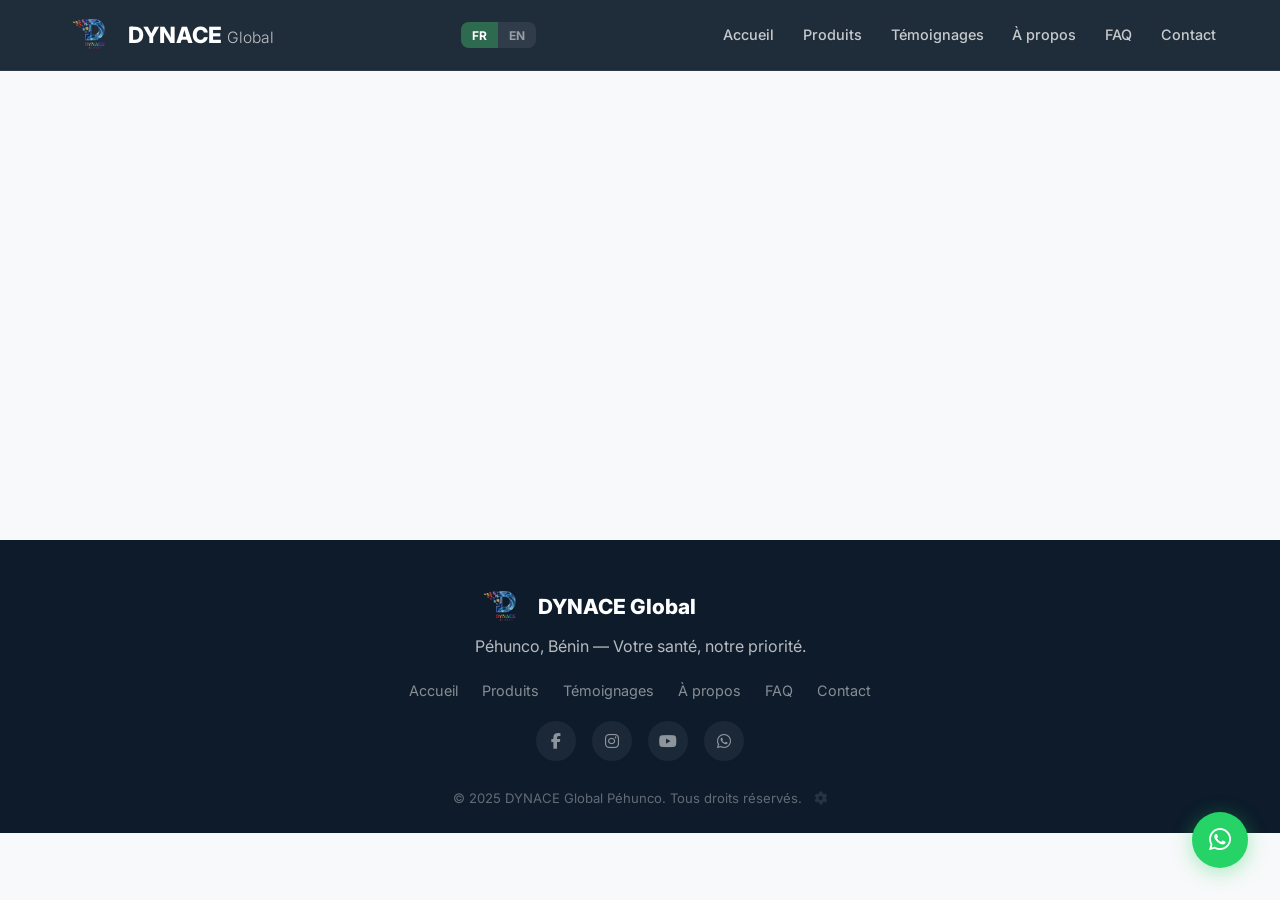
<file: lyftmax.html>
<!DOCTYPE html>
<html lang="fr" data-lang="fr">
<head>
<meta charset="UTF-8" />
<meta name="viewport" content="width=device-width,initial-scale=1.0,maximum-scale=5.0" />
<title data-i18n="meta_title">DYNACE Global – Lyftmax</title>
<meta name="description" content="Santé féminine – Équilibre hormonal naturel et atténuation des symptômes de la ménopause." />
<meta name="robots" content="index, follow" />
<meta property="og:title" content="DYNACE Global – Lyftmax" />
<meta property="og:description" content="Suppléments 100% botaniques pour la santé, la beauté et le bien-être." />
<meta property="og:type" content="website" />
<meta property="og:url" content="https://cideg-dev.github.io/dynace-global-pehunco/lyftmax.html" />
<meta property="og:image" content="Dynace.png" />
<meta name="theme-color" content="#2d6a4f" />
<link rel="canonical" href="https://cideg-dev.github.io/dynace-global-pehunco/lyftmax.html" />
<link rel="icon" type="image/png" sizes="32x32" href="Dynace1.png" />
<link rel="apple-touch-icon" href="icon-192.png" />
<link rel="manifest" href="manifest.json" />
<link rel="preconnect" href="https://fonts.googleapis.com">
<link href="https://fonts.googleapis.com/css2?family=Inter:wght@400;500;600;700;800;900&display=swap" rel="stylesheet">
<link rel="stylesheet" href="https://cdnjs.cloudflare.com/ajax/libs/font-awesome/6.5.0/css/all.min.css">
<link rel="stylesheet" href="styles.css?v=2" />
</head>
<body>

<header class="header" id="header" role="banner">
    <div class="container header-inner">
        <a href="index.html" class="logo" aria-label="DYNACE Global accueil">
            <img src="Dynace1.png" alt="DYNACE Global" class="logo-img" />
            <span class="logo-text">DYNACE <small>Global</small></span>
        </a>
        <div class="header-right">
            <div class="lang-switch" role="radiogroup" aria-label="Langue">
                <button class="lang-btn active" data-lang="fr" aria-pressed="true" role="radio">FR</button>
                <button class="lang-btn" data-lang="en" aria-pressed="false" role="radio">EN</button>
            </div>
            <button class="nav-toggle" id="navToggle" aria-label="Menu" aria-expanded="false">
                <i class="fas fa-bars"></i>
            </button>
        </div>
        <nav class="nav" id="nav" role="navigation" aria-label="Navigation principale">
            <a href="index.html#accueil" data-i18n="nav_home">Accueil</a>
            <a href="index.html#produits" data-i18n="nav_products">Produits</a>
            <a href="index.html#temoignages" data-i18n="nav_testimonials">Témoignages</a>
            <a href="index.html#a-propos" data-i18n="nav_about">À propos</a>
            <a href="index.html#faq" data-i18n="nav_faq">FAQ</a>
            <a href="index.html#contact" data-i18n="nav_contact">Contact</a>
        </nav>
    </div>
</header>

<main id="productDetail" class="product-detail"></main>

<footer class="footer" role="contentinfo">
    <div class="container footer-inner">
        <div class="footer-brand">
            <a href="index.html" class="logo"><img src="Dynace1.png" alt="" class="logo-img" /> DYNACE Global</a>
            <p data-i18n="footer_tagline">Péhunco, Bénin — Votre santé, notre priorité.</p>
        </div>
        <div class="footer-links">
            <a href="index.html#accueil" data-i18n="nav_home">Accueil</a>
            <a href="index.html#produits" data-i18n="nav_products">Produits</a>
            <a href="index.html#temoignages" data-i18n="nav_testimonials">Témoignages</a>
            <a href="index.html#a-propos" data-i18n="nav_about">À propos</a>
            <a href="index.html#faq" data-i18n="nav_faq">FAQ</a>
            <a href="index.html#contact" data-i18n="nav_contact">Contact</a>
        </div>
        <div class="footer-social">
            <a href="#" aria-label="Facebook"><i class="fab fa-facebook-f"></i></a>
            <a href="#" aria-label="Instagram"><i class="fab fa-instagram"></i></a>
            <a href="#" aria-label="YouTube"><i class="fab fa-youtube"></i></a>
            <a href="https://wa.me/2290166212501" aria-label="WhatsApp"><i class="fab fa-whatsapp"></i></a>
        </div>
        <p class="footer-copy">&copy; 2025 DYNACE Global Péhunco. <span data-i18n="footer_rights">Tous droits réservés.</span> <a href="admin.html" class="admin-link" aria-label="Administration"><i class="fas fa-cog"></i></a></p>
    </div>
</footer>

<a href="https://wa.me/2290166212501?text=Bonjour%20DYNACE%20Global%20P%C3%A9hunco" target="_blank" rel="noopener" class="whatsapp-float" aria-label="WhatsApp">
    <i class="fab fa-whatsapp"></i>
</a>

<button id="scrollTop" class="scroll-top" aria-label="Remonter"><i class="fas fa-arrow-up"></i></button>

<script src="script.js?v=2"></script>
</body>
</html>
</file>
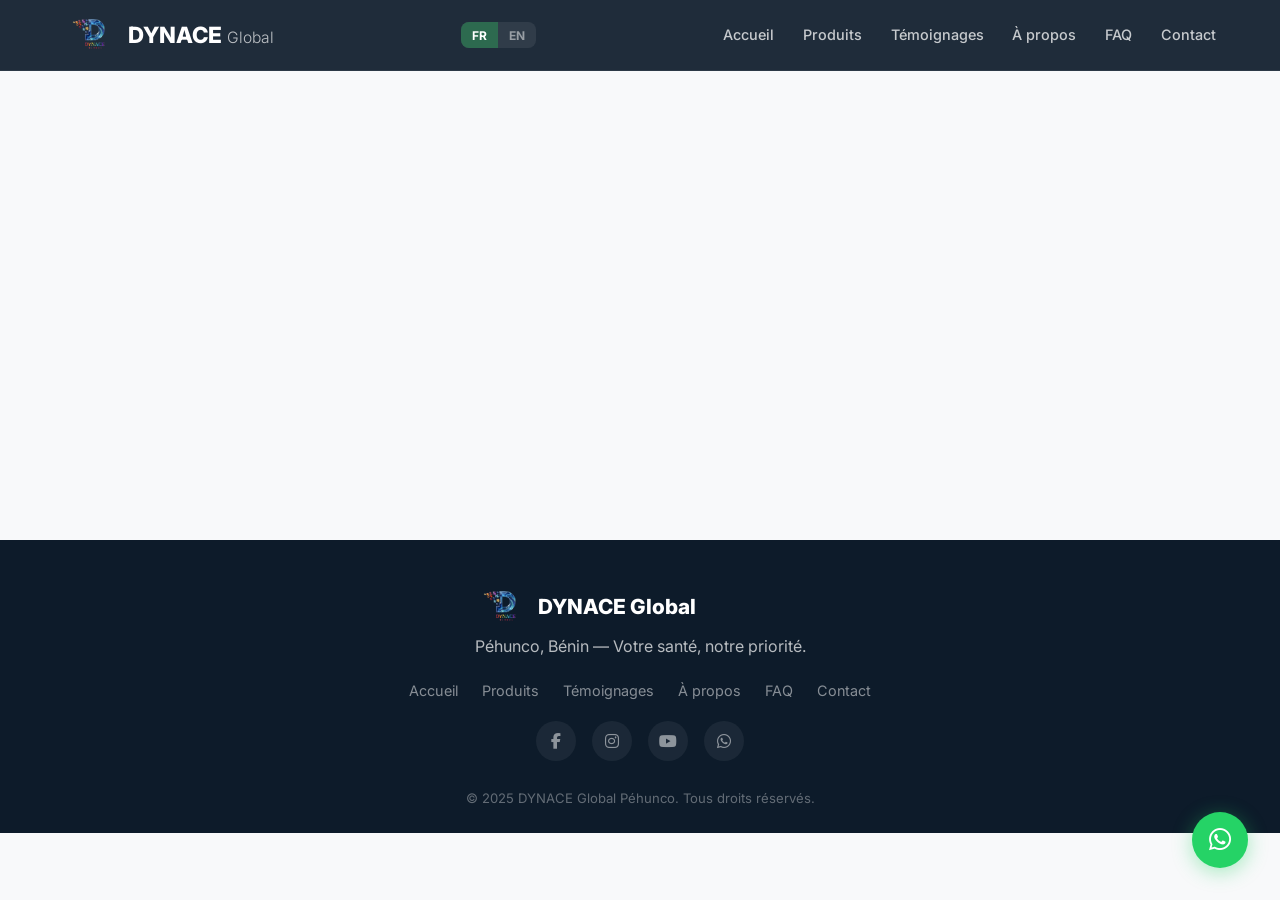
<file: produit.html>
<!DOCTYPE html>
<html lang="fr" data-lang="fr">
<head>
<meta charset="UTF-8" />
<meta name="viewport" content="width=device-width,initial-scale=1.0,maximum-scale=5.0" />
<title data-i18n="meta_title">DYNACE Global Péhunco – Produit</title>
<meta name="description" content="Découvrez les produits DYNACE Global Péhunco – Suppléments 100% botaniques." />
<meta name="robots" content="index, follow" />
<meta property="og:title" content="DYNACE Global Péhunco" />
<meta property="og:description" content="Suppléments 100% botaniques pour la santé, la beauté et le bien-être." />
<meta property="og:type" content="website" />
<meta property="og:url" content="https://cideg-dev.github.io/dynace-global-pehunco/produit.html" />
<meta property="og:image" content="Dynace.png" />
<meta name="theme-color" content="#2d6a4f" />
<link rel="canonical" href="https://cideg-dev.github.io/dynace-global-pehunco/produit.html" />
<link rel="icon" type="image/png" sizes="32x32" href="Dynace1.png" />
<link rel="apple-touch-icon" href="icon-192.png" />
<link rel="manifest" href="manifest.json" />
<link rel="preconnect" href="https://fonts.googleapis.com">
<link href="https://fonts.googleapis.com/css2?family=Inter:wght@400;500;600;700;800;900&display=swap" rel="stylesheet">
<link rel="stylesheet" href="https://cdnjs.cloudflare.com/ajax/libs/font-awesome/6.5.0/css/all.min.css">
<link rel="stylesheet" href="styles.css?v=2" />
</head>
<body>

<header class="header" id="header" role="banner">
    <div class="container header-inner">
        <a href="index.html" class="logo" aria-label="DYNACE Global accueil">
            <img src="Dynace1.png" alt="DYNACE Global" class="logo-img" />
            <span class="logo-text">DYNACE <small>Global</small></span>
        </a>
        <div class="header-right">
            <div class="lang-switch" role="radiogroup" aria-label="Langue">
                <button class="lang-btn active" data-lang="fr" aria-pressed="true" role="radio">FR</button>
                <button class="lang-btn" data-lang="en" aria-pressed="false" role="radio">EN</button>
            </div>
            <button class="nav-toggle" id="navToggle" aria-label="Menu" aria-expanded="false">
                <i class="fas fa-bars"></i>
            </button>
        </div>
        <nav class="nav" id="nav" role="navigation" aria-label="Navigation principale">
            <a href="index.html#accueil" data-i18n="nav_home">Accueil</a>
            <a href="index.html#produits" data-i18n="nav_products">Produits</a>
            <a href="index.html#temoignages" data-i18n="nav_testimonials">Témoignages</a>
            <a href="index.html#a-propos" data-i18n="nav_about">À propos</a>
            <a href="index.html#faq" data-i18n="nav_faq">FAQ</a>
            <a href="index.html#contact" data-i18n="nav_contact">Contact</a>
        </nav>
    </div>
</header>

<main id="productDetail" class="product-detail"></main>

<footer class="footer" role="contentinfo">
    <div class="container footer-inner">
        <div class="footer-brand">
            <a href="index.html" class="logo"><img src="Dynace1.png" alt="" class="logo-img" /> DYNACE Global</a>
            <p data-i18n="footer_tagline">Péhunco, Bénin — Votre santé, notre priorité.</p>
        </div>
        <div class="footer-links">
            <a href="index.html#accueil" data-i18n="nav_home">Accueil</a>
            <a href="index.html#produits" data-i18n="nav_products">Produits</a>
            <a href="index.html#temoignages" data-i18n="nav_testimonials">Témoignages</a>
            <a href="index.html#a-propos" data-i18n="nav_about">À propos</a>
            <a href="index.html#faq" data-i18n="nav_faq">FAQ</a>
            <a href="index.html#contact" data-i18n="nav_contact">Contact</a>
        </div>
        <div class="footer-social">
            <a href="#" aria-label="Facebook"><i class="fab fa-facebook-f"></i></a>
            <a href="#" aria-label="Instagram"><i class="fab fa-instagram"></i></a>
            <a href="#" aria-label="YouTube"><i class="fab fa-youtube"></i></a>
            <a href="https://wa.me/2290166212501" aria-label="WhatsApp"><i class="fab fa-whatsapp"></i></a>
        </div>
        <p class="footer-copy">&copy; 2025 DYNACE Global Péhunco. <span data-i18n="footer_rights">Tous droits réservés.</span></p>
    </div>
</footer>

<a href="https://wa.me/2290166212501?text=Bonjour%20DYNACE%20Global%20P%C3%A9hunco" target="_blank" rel="noopener" class="whatsapp-float" aria-label="WhatsApp">
    <i class="fab fa-whatsapp"></i>
</a>

<button id="scrollTop" class="scroll-top" aria-label="Remonter"><i class="fas fa-arrow-up"></i></button>

<script src="script.js?v=2"></script>
</body>
</html>
</file>
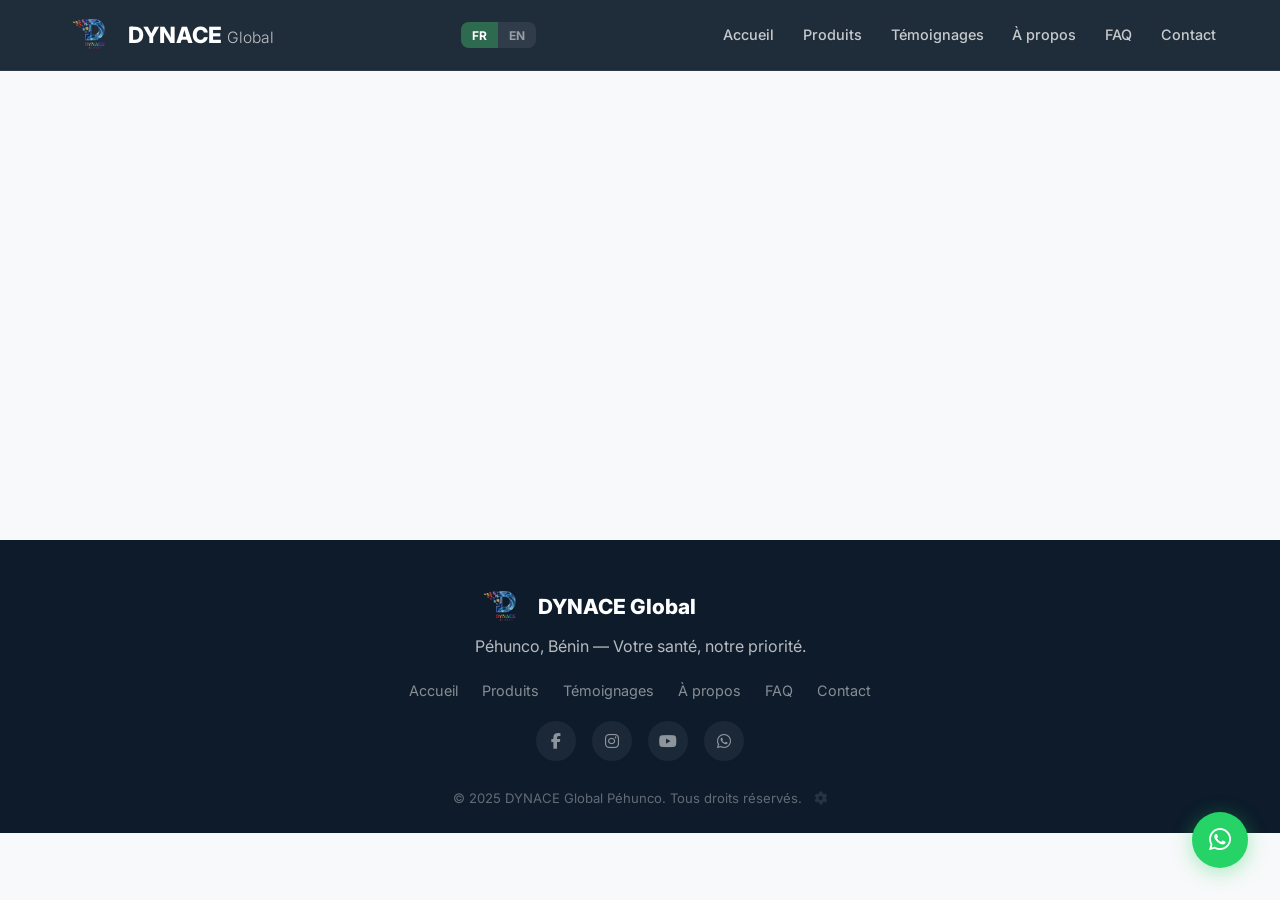
<file: rocenta.html>
<!DOCTYPE html>
<html lang="fr" data-lang="fr">
<head>
<meta charset="UTF-8" />
<meta name="viewport" content="width=device-width,initial-scale=1.0,maximum-scale=5.0" />
<title data-i18n="meta_title">DYNACE Global – Rocenta</title>
<meta name="description" content="Santé générale et immunité – Supplément 100% botanique à base de Placenta de Rose Bulgare et NMN." />
<meta name="robots" content="index, follow" />
<meta property="og:title" content="DYNACE Global – Rocenta" />
<meta property="og:description" content="Suppléments 100% botaniques pour la santé, la beauté et le bien-être." />
<meta property="og:type" content="website" />
<meta property="og:url" content="https://cideg-dev.github.io/dynace-global-pehunco/rocenta.html" />
<meta property="og:image" content="Dynace.png" />
<meta name="theme-color" content="#2d6a4f" />
<link rel="canonical" href="https://cideg-dev.github.io/dynace-global-pehunco/rocenta.html" />
<link rel="icon" type="image/png" sizes="32x32" href="Dynace1.png" />
<link rel="apple-touch-icon" href="icon-192.png" />
<link rel="manifest" href="manifest.json" />
<link rel="preconnect" href="https://fonts.googleapis.com">
<link href="https://fonts.googleapis.com/css2?family=Inter:wght@400;500;600;700;800;900&display=swap" rel="stylesheet">
<link rel="stylesheet" href="https://cdnjs.cloudflare.com/ajax/libs/font-awesome/6.5.0/css/all.min.css">
<link rel="stylesheet" href="styles.css?v=2" />
</head>
<body>

<header class="header" id="header" role="banner">
    <div class="container header-inner">
        <a href="index.html" class="logo" aria-label="DYNACE Global accueil">
            <img src="Dynace1.png" alt="DYNACE Global" class="logo-img" />
            <span class="logo-text">DYNACE <small>Global</small></span>
        </a>
        <div class="header-right">
            <div class="lang-switch" role="radiogroup" aria-label="Langue">
                <button class="lang-btn active" data-lang="fr" aria-pressed="true" role="radio">FR</button>
                <button class="lang-btn" data-lang="en" aria-pressed="false" role="radio">EN</button>
            </div>
            <button class="nav-toggle" id="navToggle" aria-label="Menu" aria-expanded="false">
                <i class="fas fa-bars"></i>
            </button>
        </div>
        <nav class="nav" id="nav" role="navigation" aria-label="Navigation principale">
            <a href="index.html#accueil" data-i18n="nav_home">Accueil</a>
            <a href="index.html#produits" data-i18n="nav_products">Produits</a>
            <a href="index.html#temoignages" data-i18n="nav_testimonials">Témoignages</a>
            <a href="index.html#a-propos" data-i18n="nav_about">À propos</a>
            <a href="index.html#faq" data-i18n="nav_faq">FAQ</a>
            <a href="index.html#contact" data-i18n="nav_contact">Contact</a>
        </nav>
    </div>
</header>

<main id="productDetail" class="product-detail"></main>

<footer class="footer" role="contentinfo">
    <div class="container footer-inner">
        <div class="footer-brand">
            <a href="index.html" class="logo"><img src="Dynace1.png" alt="" class="logo-img" /> DYNACE Global</a>
            <p data-i18n="footer_tagline">Péhunco, Bénin — Votre santé, notre priorité.</p>
        </div>
        <div class="footer-links">
            <a href="index.html#accueil" data-i18n="nav_home">Accueil</a>
            <a href="index.html#produits" data-i18n="nav_products">Produits</a>
            <a href="index.html#temoignages" data-i18n="nav_testimonials">Témoignages</a>
            <a href="index.html#a-propos" data-i18n="nav_about">À propos</a>
            <a href="index.html#faq" data-i18n="nav_faq">FAQ</a>
            <a href="index.html#contact" data-i18n="nav_contact">Contact</a>
        </div>
        <div class="footer-social">
            <a href="#" aria-label="Facebook"><i class="fab fa-facebook-f"></i></a>
            <a href="#" aria-label="Instagram"><i class="fab fa-instagram"></i></a>
            <a href="#" aria-label="YouTube"><i class="fab fa-youtube"></i></a>
            <a href="https://wa.me/2290166212501" aria-label="WhatsApp"><i class="fab fa-whatsapp"></i></a>
        </div>
        <p class="footer-copy">&copy; 2025 DYNACE Global Péhunco. <span data-i18n="footer_rights">Tous droits réservés.</span> <a href="admin.html" class="admin-link" aria-label="Administration"><i class="fas fa-cog"></i></a></p>
    </div>
</footer>

<a href="https://wa.me/2290166212501?text=Bonjour%20DYNACE%20Global%20P%C3%A9hunco" target="_blank" rel="noopener" class="whatsapp-float" aria-label="WhatsApp">
    <i class="fab fa-whatsapp"></i>
</a>

<button id="scrollTop" class="scroll-top" aria-label="Remonter"><i class="fas fa-arrow-up"></i></button>

<script src="script.js?v=2"></script>
</body>
</html>
</file>
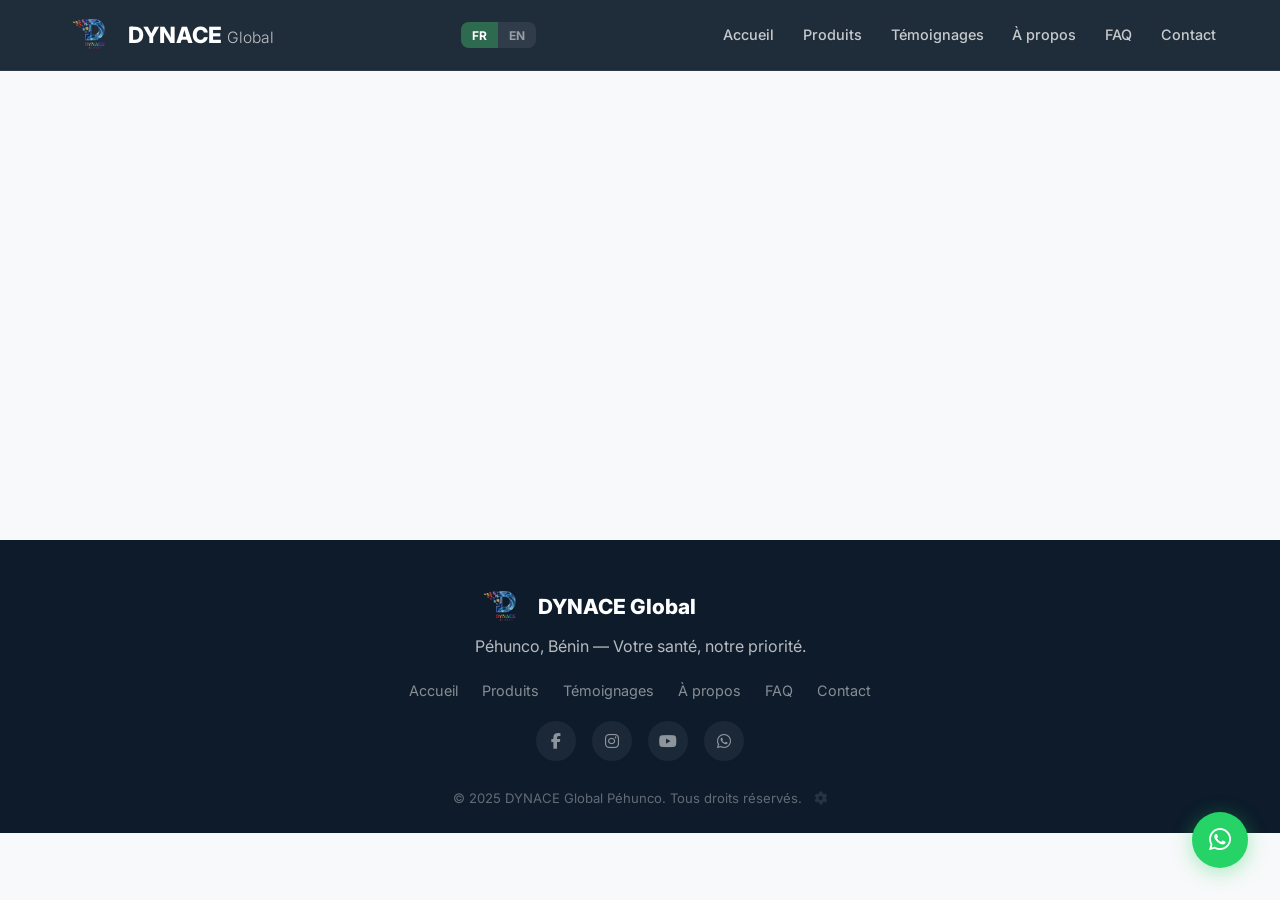
<file: tripleroot.html>
<!DOCTYPE html>
<html lang="fr" data-lang="fr">
<head>
<meta charset="UTF-8" />
<meta name="viewport" content="width=device-width,initial-scale=1.0,maximum-scale=5.0" />
<title data-i18n="meta_title">DYNACE Global – Triple Root Coffee</title>
<meta name="description" content="Café santé pour hommes – Boost de testostérone et vitalité masculine." />
<meta name="robots" content="index, follow" />
<meta property="og:title" content="DYNACE Global – Triple Root Coffee" />
<meta property="og:description" content="Suppléments 100% botaniques pour la santé, la beauté et le bien-être." />
<meta property="og:type" content="website" />
<meta property="og:url" content="https://cideg-dev.github.io/dynace-global-pehunco/tripleroot.html" />
<meta property="og:image" content="Dynace.png" />
<meta name="theme-color" content="#2d6a4f" />
<link rel="canonical" href="https://cideg-dev.github.io/dynace-global-pehunco/tripleroot.html" />
<link rel="icon" type="image/png" sizes="32x32" href="Dynace1.png" />
<link rel="apple-touch-icon" href="icon-192.png" />
<link rel="manifest" href="manifest.json" />
<link rel="preconnect" href="https://fonts.googleapis.com">
<link href="https://fonts.googleapis.com/css2?family=Inter:wght@400;500;600;700;800;900&display=swap" rel="stylesheet">
<link rel="stylesheet" href="https://cdnjs.cloudflare.com/ajax/libs/font-awesome/6.5.0/css/all.min.css">
<link rel="stylesheet" href="styles.css?v=2" />
</head>
<body>

<header class="header" id="header" role="banner">
    <div class="container header-inner">
        <a href="index.html" class="logo" aria-label="DYNACE Global accueil">
            <img src="Dynace1.png" alt="DYNACE Global" class="logo-img" />
            <span class="logo-text">DYNACE <small>Global</small></span>
        </a>
        <div class="header-right">
            <div class="lang-switch" role="radiogroup" aria-label="Langue">
                <button class="lang-btn active" data-lang="fr" aria-pressed="true" role="radio">FR</button>
                <button class="lang-btn" data-lang="en" aria-pressed="false" role="radio">EN</button>
            </div>
            <button class="nav-toggle" id="navToggle" aria-label="Menu" aria-expanded="false">
                <i class="fas fa-bars"></i>
            </button>
        </div>
        <nav class="nav" id="nav" role="navigation" aria-label="Navigation principale">
            <a href="index.html#accueil" data-i18n="nav_home">Accueil</a>
            <a href="index.html#produits" data-i18n="nav_products">Produits</a>
            <a href="index.html#temoignages" data-i18n="nav_testimonials">Témoignages</a>
            <a href="index.html#a-propos" data-i18n="nav_about">À propos</a>
            <a href="index.html#faq" data-i18n="nav_faq">FAQ</a>
            <a href="index.html#contact" data-i18n="nav_contact">Contact</a>
        </nav>
    </div>
</header>

<main id="productDetail" class="product-detail"></main>

<footer class="footer" role="contentinfo">
    <div class="container footer-inner">
        <div class="footer-brand">
            <a href="index.html" class="logo"><img src="Dynace1.png" alt="" class="logo-img" /> DYNACE Global</a>
            <p data-i18n="footer_tagline">Péhunco, Bénin — Votre santé, notre priorité.</p>
        </div>
        <div class="footer-links">
            <a href="index.html#accueil" data-i18n="nav_home">Accueil</a>
            <a href="index.html#produits" data-i18n="nav_products">Produits</a>
            <a href="index.html#temoignages" data-i18n="nav_testimonials">Témoignages</a>
            <a href="index.html#a-propos" data-i18n="nav_about">À propos</a>
            <a href="index.html#faq" data-i18n="nav_faq">FAQ</a>
            <a href="index.html#contact" data-i18n="nav_contact">Contact</a>
        </div>
        <div class="footer-social">
            <a href="#" aria-label="Facebook"><i class="fab fa-facebook-f"></i></a>
            <a href="#" aria-label="Instagram"><i class="fab fa-instagram"></i></a>
            <a href="#" aria-label="YouTube"><i class="fab fa-youtube"></i></a>
            <a href="https://wa.me/2290166212501" aria-label="WhatsApp"><i class="fab fa-whatsapp"></i></a>
        </div>
        <p class="footer-copy">&copy; 2025 DYNACE Global Péhunco. <span data-i18n="footer_rights">Tous droits réservés.</span> <a href="admin.html" class="admin-link" aria-label="Administration"><i class="fas fa-cog"></i></a></p>
    </div>
</footer>

<a href="https://wa.me/2290166212501?text=Bonjour%20DYNACE%20Global%20P%C3%A9hunco" target="_blank" rel="noopener" class="whatsapp-float" aria-label="WhatsApp">
    <i class="fab fa-whatsapp"></i>
</a>

<button id="scrollTop" class="scroll-top" aria-label="Remonter"><i class="fas fa-arrow-up"></i></button>

<script src="script.js?v=2"></script>
</body>
</html>
</file>
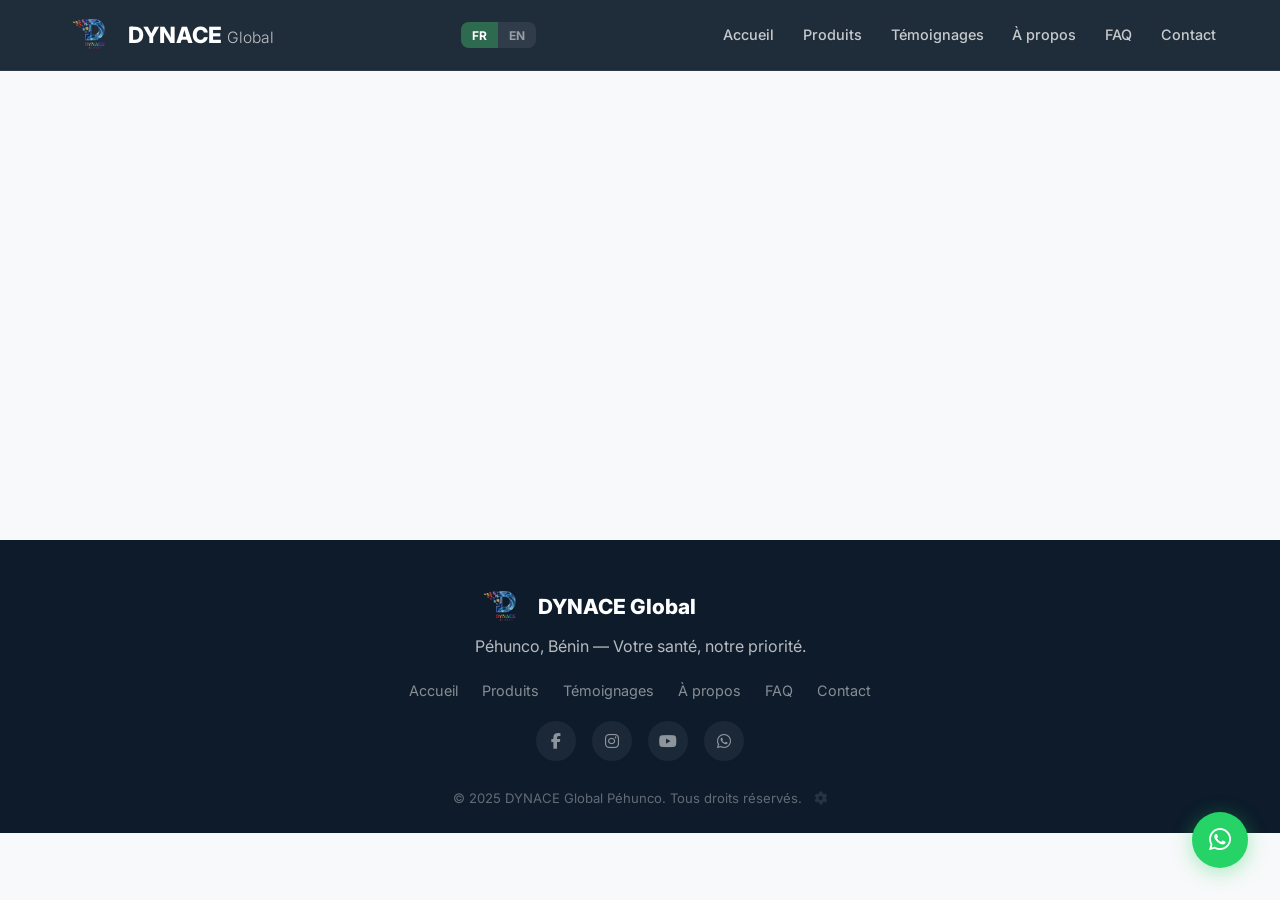
<file: urbanism.html>
<!DOCTYPE html>
<html lang="fr" data-lang="fr">
<head>
<meta charset="UTF-8" />
<meta name="viewport" content="width=device-width,initial-scale=1.0,maximum-scale=5.0" />
<title data-i18n="meta_title">DYNACE Global – Urbanism</title>
<meta name="description" content="Programme minceur Sunz + Moonz – Brûle la graisse viscérale sans régime restrictif." />
<meta name="robots" content="index, follow" />
<meta property="og:title" content="DYNACE Global – Urbanism" />
<meta property="og:description" content="Suppléments 100% botaniques pour la santé, la beauté et le bien-être." />
<meta property="og:type" content="website" />
<meta property="og:url" content="https://cideg-dev.github.io/dynace-global-pehunco/urbanism.html" />
<meta property="og:image" content="Dynace.png" />
<meta name="theme-color" content="#2d6a4f" />
<link rel="canonical" href="https://cideg-dev.github.io/dynace-global-pehunco/urbanism.html" />
<link rel="icon" type="image/png" sizes="32x32" href="Dynace1.png" />
<link rel="apple-touch-icon" href="icon-192.png" />
<link rel="manifest" href="manifest.json" />
<link rel="preconnect" href="https://fonts.googleapis.com">
<link href="https://fonts.googleapis.com/css2?family=Inter:wght@400;500;600;700;800;900&display=swap" rel="stylesheet">
<link rel="stylesheet" href="https://cdnjs.cloudflare.com/ajax/libs/font-awesome/6.5.0/css/all.min.css">
<link rel="stylesheet" href="styles.css?v=2" />
</head>
<body>

<header class="header" id="header" role="banner">
    <div class="container header-inner">
        <a href="index.html" class="logo" aria-label="DYNACE Global accueil">
            <img src="Dynace1.png" alt="DYNACE Global" class="logo-img" />
            <span class="logo-text">DYNACE <small>Global</small></span>
        </a>
        <div class="header-right">
            <div class="lang-switch" role="radiogroup" aria-label="Langue">
                <button class="lang-btn active" data-lang="fr" aria-pressed="true" role="radio">FR</button>
                <button class="lang-btn" data-lang="en" aria-pressed="false" role="radio">EN</button>
            </div>
            <button class="nav-toggle" id="navToggle" aria-label="Menu" aria-expanded="false">
                <i class="fas fa-bars"></i>
            </button>
        </div>
        <nav class="nav" id="nav" role="navigation" aria-label="Navigation principale">
            <a href="index.html#accueil" data-i18n="nav_home">Accueil</a>
            <a href="index.html#produits" data-i18n="nav_products">Produits</a>
            <a href="index.html#temoignages" data-i18n="nav_testimonials">Témoignages</a>
            <a href="index.html#a-propos" data-i18n="nav_about">À propos</a>
            <a href="index.html#faq" data-i18n="nav_faq">FAQ</a>
            <a href="index.html#contact" data-i18n="nav_contact">Contact</a>
        </nav>
    </div>
</header>

<main id="productDetail" class="product-detail"></main>

<footer class="footer" role="contentinfo">
    <div class="container footer-inner">
        <div class="footer-brand">
            <a href="index.html" class="logo"><img src="Dynace1.png" alt="" class="logo-img" /> DYNACE Global</a>
            <p data-i18n="footer_tagline">Péhunco, Bénin — Votre santé, notre priorité.</p>
        </div>
        <div class="footer-links">
            <a href="index.html#accueil" data-i18n="nav_home">Accueil</a>
            <a href="index.html#produits" data-i18n="nav_products">Produits</a>
            <a href="index.html#temoignages" data-i18n="nav_testimonials">Témoignages</a>
            <a href="index.html#a-propos" data-i18n="nav_about">À propos</a>
            <a href="index.html#faq" data-i18n="nav_faq">FAQ</a>
            <a href="index.html#contact" data-i18n="nav_contact">Contact</a>
        </div>
        <div class="footer-social">
            <a href="#" aria-label="Facebook"><i class="fab fa-facebook-f"></i></a>
            <a href="#" aria-label="Instagram"><i class="fab fa-instagram"></i></a>
            <a href="#" aria-label="YouTube"><i class="fab fa-youtube"></i></a>
            <a href="https://wa.me/2290166212501" aria-label="WhatsApp"><i class="fab fa-whatsapp"></i></a>
        </div>
        <p class="footer-copy">&copy; 2025 DYNACE Global Péhunco. <span data-i18n="footer_rights">Tous droits réservés.</span> <a href="admin.html" class="admin-link" aria-label="Administration"><i class="fas fa-cog"></i></a></p>
    </div>
</footer>

<a href="https://wa.me/2290166212501?text=Bonjour%20DYNACE%20Global%20P%C3%A9hunco" target="_blank" rel="noopener" class="whatsapp-float" aria-label="WhatsApp">
    <i class="fab fa-whatsapp"></i>
</a>

<button id="scrollTop" class="scroll-top" aria-label="Remonter"><i class="fas fa-arrow-up"></i></button>

<script src="script.js?v=2"></script>
</body>
</html>
</file>
<file: styles.css>
/* ============================================
   DYNACE Global Péhunco – Styles v2
   ============================================ */

:root {
    --green-900: #0d1b2a;
    --green-800: #1b4332;
    --green-700: #2d6a4f;
    --green-600: #40916c;
    --green-500: #52b788;
    --green-400: #74c69d;
    --green-300: #95d5b2;
    --green-200: #b7e4c7;
    --green-100: #d8f3dc;
    --dark: #0d1b2a;
    --text: #1a1a2e;
    --text-light: #6c757d;
    --bg: #f8f9fa;
    --white: #ffffff;
    --radius: 16px;
    --radius-sm: 10px;
    --shadow: 0 10px 40px rgba(0,0,0,0.06);
    --shadow-lg: 0 20px 60px rgba(0,0,0,0.1);
    --transition: 0.4s cubic-bezier(0.25, 0.46, 0.45, 0.94);
}

*, *::before, *::after { margin:0; padding:0; box-sizing:border-box; }

html { scroll-behavior: smooth; }

body {
    font-family: 'Inter', -apple-system, BlinkMacSystemFont, sans-serif;
    color: var(--text);
    background: var(--bg);
    line-height: 1.6;
    overflow-x: hidden;
}

a { text-decoration: none; color: inherit; }
ul { list-style: none; }

.container { max-width: 1200px; margin:0 auto; padding:0 1.5rem; }

.section { padding: 5rem 0; }
.section-dark {
    background: var(--dark);
    color: #e0e0e0;
}
.section-dark .section-header h2 { color: #fff; }

.section-header {
    text-align: center;
    margin-bottom: 3.5rem;
}
.section-badge {
    display: inline-block;
    background: linear-gradient(135deg, var(--green-700), var(--green-600));
    color: #fff;
    padding: 0.4rem 1.4rem;
    border-radius: 50px;
    font-size: 0.82rem;
    font-weight: 600;
    letter-spacing: 0.5px;
    margin-bottom: 1rem;
    text-transform: uppercase;
}
.section-header h2 {
    font-size: clamp(1.6rem, 3.5vw, 2.4rem);
    font-weight: 800;
    margin-bottom: 0.75rem;
    color: var(--text);
}
.section-header p {
    color: var(--text-light);
    font-size: 1.05rem;
    max-width: 600px;
    margin: 0 auto;
}

/* ===== BUTTONS ===== */
.btn {
    display: inline-flex;
    align-items: center;
    gap: 0.5rem;
    padding: 0.85rem 2rem;
    border-radius: 50px;
    font-weight: 600;
    font-size: 0.95rem;
    cursor: pointer;
    transition: all var(--transition);
    border: none;
}
.btn-primary {
    background: linear-gradient(135deg, var(--green-700), var(--green-600));
    color: #fff;
    box-shadow: 0 4px 15px rgba(45,106,79,0.35);
}
.btn-primary:hover {
    transform: translateY(-3px);
    box-shadow: 0 8px 30px rgba(45,106,79,0.45);
}
.btn-outline {
    background: transparent;
    color: #fff;
    border: 2px solid rgba(255,255,255,0.6);
}
.btn-outline:hover {
    background: rgba(255,255,255,0.1);
    border-color: #fff;
    transform: translateY(-3px);
}
.btn-whatsapp {
    background: #25D366;
    color: #fff;
    box-shadow: 0 4px 15px rgba(37,211,102,0.35);
}
.btn-whatsapp:hover {
    transform: translateY(-3px);
    box-shadow: 0 8px 25px rgba(37,211,102,0.45);
}
.btn-sm { padding: 0.6rem 1.2rem; font-size: 0.85rem; }

/* ===== HEADER ===== */
.header {
    position: fixed;
    top:0; left:0; width:100%;
    z-index:1000;
    background: rgba(13,27,42,0.92);
    backdrop-filter: blur(16px);
    -webkit-backdrop-filter: blur(16px);
    border-bottom: 1px solid rgba(255,255,255,0.06);
    transition: background var(--transition);
}
.header.scrolled { background: rgba(13,27,42,0.98); }
.header-inner {
    display: flex;
    align-items: center;
    justify-content: space-between;
    height: 70px;
    gap: 1rem;
}

.logo {
    display: flex;
    align-items: center;
    gap: 0.6rem;
    font-size: 1.4rem;
    font-weight: 800;
    color: #fff;
    flex-shrink: 0;
}
.logo-img {
    height: 38px;
    width: auto;
    border-radius: var(--radius-sm);
    object-fit: contain;
}
.logo small { font-weight: 300; font-size: 0.7em; opacity: 0.7; }

.header-right { display: flex; align-items: center; gap: 1rem; }

.lang-switch {
    display: flex;
    background: rgba(255,255,255,0.08);
    border-radius: 8px;
    overflow: hidden;
}
.lang-btn {
    background: none;
    border: none;
    color: rgba(255,255,255,0.5);
    padding: 0.35rem 0.7rem;
    font-size: 0.75rem;
    font-weight: 700;
    cursor: pointer;
    transition: all 0.3s;
    font-family: inherit;
}
.lang-btn.active {
    background: var(--green-700);
    color: #fff;
}
.lang-btn:hover:not(.active) { color: rgba(255,255,255,0.8); }

.nav {
    display: flex;
    gap: 1.8rem;
}
.nav a {
    color: rgba(255,255,255,0.75);
    font-weight: 500;
    font-size: 0.9rem;
    transition: color 0.3s;
    position: relative;
    white-space: nowrap;
}
.nav a::after {
    content: '';
    position: absolute;
    bottom: -4px; left: 0;
    width: 0; height: 2px;
    background: var(--green-500);
    transition: width 0.3s;
}
.nav a:hover { color: #fff; }
.nav a:hover::after { width: 100%; }

.nav-toggle {
    display: none;
    background: none;
    border: none;
    color: #fff;
    font-size: 1.4rem;
    cursor: pointer;
    padding: 0.25rem;
}

/* ===== HERO ===== */
.hero {
    position: relative;
    min-height: 100vh;
    display: flex;
    align-items: center;
    justify-content: center;
    overflow: hidden;
}
.hero-bg {
    position: absolute;
    inset:0;
    background: linear-gradient(135deg, #0d1b2a 0%, #1b2a3a 40%, #1b4332 100%);
    z-index:0;
}
.hero-bg::before {
    content:'';
    position:absolute;
    top:-50%; left:-50%;
    width:200%; height:200%;
    background:
        radial-gradient(circle at 20% 30%, rgba(45,106,79,0.2) 0%, transparent 50%),
        radial-gradient(circle at 80% 70%, rgba(82,183,136,0.12) 0%, transparent 50%),
        radial-gradient(circle at 50% 100%, rgba(64,145,108,0.08) 0%, transparent 40%);
    animation: heroDrift 12s ease-in-out infinite alternate;
}
@keyframes heroDrift {
    0% { transform: translate(0,0) scale(1); }
    100% { transform: translate(-3%,4%) scale(1.05); }
}

.hero-content {
    position: relative;
    z-index:1;
    text-align: center;
    max-width: 850px;
    padding: 2rem;
}
.hero-badge {
    display: inline-block;
    background: rgba(82,183,136,0.15);
    backdrop-filter: blur(4px);
    border: 1px solid rgba(82,183,136,0.3);
    color: var(--green-400);
    padding: 0.5rem 1.5rem;
    border-radius: 50px;
    font-size: 0.85rem;
    font-weight: 600;
    margin-bottom: 1.5rem;
    letter-spacing: 1px;
    text-transform: uppercase;
}
.hero-title {
    font-size: clamp(2.2rem, 6vw, 4.5rem);
    font-weight: 900;
    color: #fff;
    line-height: 1.1;
    margin-bottom: 1.2rem;
}
.hero-title .highlight {
    background: linear-gradient(135deg, var(--green-400), var(--green-500), var(--green-600));
    -webkit-background-clip: text;
    -webkit-text-fill-color: transparent;
    background-clip: text;
}
.hero-subtitle {
    font-size: clamp(1rem, 2vw, 1.25rem);
    color: rgba(255,255,255,0.7);
    margin-bottom: 2.5rem;
    line-height: 1.7;
}
.hero-actions {
    display: flex;
    gap: 1rem;
    justify-content: center;
    flex-wrap: wrap;
}
.hero-scroll {
    position: absolute;
    bottom: 2rem;
    left: 50%;
    transform: translateX(-50%);
    color: rgba(255,255,255,0.4);
    font-size: 1.2rem;
    animation: bounce 2s infinite;
}
@keyframes bounce {
    0%,100% { transform: translateX(-50%) translateY(0); }
    50% { transform: translateX(-50%) translateY(8px); }
}

/* ===== STATS ===== */
.section-stats {
    background: var(--dark);
    border-top: 1px solid rgba(255,255,255,0.05);
    border-bottom: 1px solid rgba(255,255,255,0.05);
}
.stats-grid {
    display: grid;
    grid-template-columns: repeat(4, 1fr);
    gap: 2rem;
    padding: 3rem 0;
}
.stat-item {
    text-align: center;
}
.stat-num {
    display: block;
    font-size: 2.8rem;
    font-weight: 900;
    color: var(--green-400);
    line-height: 1;
    margin-bottom: 0.4rem;
}
.stat-label {
    font-size: 0.85rem;
    color: rgba(255,255,255,0.5);
    text-transform: uppercase;
    letter-spacing: 0.5px;
}

/* ===== PRODUITS ===== */
.produits-grid {
    display: grid;
    grid-template-columns: repeat(auto-fill, minmax(280px, 1fr));
    gap: 1.8rem;
}
.produit-card {
    background: var(--white);
    border-radius: var(--radius);
    overflow: hidden;
    box-shadow: var(--shadow);
    transition: transform var(--transition), box-shadow var(--transition);
    will-change: transform;
}
.produit-card:hover {
    transform: translateY(-8px);
    box-shadow: var(--shadow-lg);
}
.produit-image {
    height: 130px;
    display: flex;
    align-items: center;
    justify-content: center;
    font-size: 2.8rem;
    color: #fff;
    position: relative;
    overflow: hidden;
}
.produit-image::after {
    content:'';
    position:absolute;
    bottom:0; left:0; right:0;
    height: 30px;
    background: linear-gradient(transparent, rgba(0,0,0,0.15));
}
.produit-body { padding: 1.5rem; }
.produit-body h3 { font-size: 1.2rem; font-weight: 700; margin-bottom: 0.25rem; }
.produit-tag {
    display: inline-block;
    background: var(--green-100);
    color: var(--green-700);
    padding: 0.2rem 0.8rem;
    border-radius: 50px;
    font-size: 0.72rem;
    font-weight: 600;
    margin-bottom: 0.7rem;
}
.produit-body p {
    color: var(--text-light);
    font-size: 0.88rem;
    margin-bottom: 0.8rem;
    line-height: 1.6;
}
.produit-body ul { display: flex; flex-wrap: wrap; gap: 0.35rem; }
.produit-body ul li {
    background: #f1f3f5;
    color: #495057;
    padding: 0.2rem 0.6rem;
    border-radius: 6px;
    font-size: 0.75rem;
    font-weight: 500;
}

/* ===== TESTIMONIALS ===== */
.testi-grid {
    display: grid;
    grid-template-columns: repeat(auto-fill, minmax(300px, 1fr));
    gap: 2rem;
}
.testi-card {
    background: var(--white);
    border-radius: var(--radius);
    padding: 2rem;
    box-shadow: var(--shadow);
    position: relative;
}
.testi-card::before {
    content: '\201C';
    font-size: 4rem;
    color: var(--green-200);
    position: absolute;
    top: 0.5rem; left: 1.2rem;
    line-height: 1;
    font-family: serif;
}
.testi-card p {
    color: var(--text-light);
    font-style: italic;
    line-height: 1.7;
    margin-bottom: 1.2rem;
    position: relative;
    z-index:1;
}
.testi-card strong { display: block; font-size: 0.9rem; color: var(--green-700); }
.testi-card small { color: var(--text-light); font-size: 0.8rem; }

/* ===== ABOUT ===== */
.about-grid {
    display: grid;
    grid-template-columns: 1fr 1fr;
    gap: 3rem;
    align-items: start;
}
.about-text p {
    margin-bottom: 1rem;
    line-height: 1.8;
    color: #b0b0b0;
}
.about-text p strong { color: var(--green-400); }
.about-values h3 {
    color: #fff;
    font-size: 1.3rem;
    margin-bottom: 1.2rem;
}
.about-values ul li {
    display: flex;
    align-items: flex-start;
    gap: 0.75rem;
    margin-bottom: 1rem;
    color: #b0b0b0;
}
.about-values ul li i { color: var(--green-400); margin-top: 0.2rem; flex-shrink:0; }

/* ===== FAQ ===== */
.faq-list { max-width: 750px; margin: 0 auto; }
.faq-item {
    background: var(--white);
    border-radius: var(--radius-sm);
    margin-bottom: 0.8rem;
    box-shadow: var(--shadow);
    overflow: hidden;
}
.faq-question {
    width:100%;
    display: flex;
    justify-content: space-between;
    align-items: center;
    padding: 1.2rem 1.5rem;
    background: none;
    border: none;
    font-size: 1rem;
    font-weight: 600;
    color: var(--text);
    cursor: pointer;
    text-align: left;
    font-family: inherit;
    transition: background 0.3s;
}
.faq-question:hover { background: rgba(0,0,0,0.02); }
.faq-question i { transition: transform 0.3s; color: var(--green-600); }
.faq-item.open .faq-question i { transform: rotate(180deg); }
.faq-answer {
    max-height: 0;
    overflow: hidden;
    transition: max-height 0.4s ease;
}
.faq-answer-inner {
    padding: 0 1.5rem 1.2rem;
    color: var(--text-light);
    line-height: 1.7;
}

/* ===== CONTACT ===== */
.contact-grid {
    display: grid;
    grid-template-columns: 1fr 1fr;
    gap: 3rem;
}
.contact-info { display: flex; flex-direction: column; gap: 1.2rem; }
.contact-item {
    display: flex;
    align-items: flex-start;
    gap: 1rem;
}
.contact-item i {
    width: 44px; height: 44px;
    display: flex;
    align-items: center;
    justify-content: center;
    background: var(--green-100);
    color: var(--green-700);
    border-radius: 12px;
    font-size: 1.1rem;
    flex-shrink: 0;
}
.contact-item strong { display: block; font-size: 1rem; margin-bottom: 0.15rem; }
.contact-item span { color: var(--text-light); font-size: 0.9rem; }
.contact-cta { margin-top: 0.5rem; }

.contact-form {
    display: flex;
    flex-direction: column;
    gap: 1rem;
}
.contact-form input,
.contact-form textarea {
    padding: 0.9rem 1.2rem;
    border: 2px solid #e0e0e0;
    border-radius: 12px;
    font-family: inherit;
    font-size: 0.95rem;
    transition: border-color 0.3s, box-shadow 0.3s;
    outline: none;
    background: var(--white);
}
.contact-form input:focus,
.contact-form textarea:focus {
    border-color: var(--green-600);
    box-shadow: 0 0 0 4px rgba(64,145,108,0.1);
}
.form-error {
    color: #e63946;
    font-size: 0.85rem;
    display: none;
}
.form-error.visible { display: block; }

/* ===== WHATSAPP FLOAT ===== */
.whatsapp-float {
    position: fixed;
    bottom: 2rem;
    right: 2rem;
    width: 56px; height: 56px;
    background: #25D366;
    color: #fff;
    border-radius: 50%;
    display: flex;
    align-items: center;
    justify-content: center;
    font-size: 1.6rem;
    box-shadow: 0 4px 20px rgba(37,211,102,0.4);
    z-index: 999;
    transition: all var(--transition);
    animation: pulse 2s infinite;
}
@keyframes pulse {
    0%,100% { box-shadow: 0 4px 20px rgba(37,211,102,0.4); }
    50% { box-shadow: 0 4px 30px rgba(37,211,102,0.6); }
}
.whatsapp-float:hover {
    transform: scale(1.1);
    color: #fff;
}

/* ===== PWA BANNER ===== */
.pwa-banner {
    position: fixed;
    bottom: 0; left: 0; right: 0;
    background: var(--white);
    box-shadow: 0 -4px 20px rgba(0,0,0,0.1);
    z-index: 1001;
    transform: translateY(100%);
    transition: transform 0.4s ease;
}
.pwa-banner.show { transform: translateY(0); }
.pwa-banner-content {
    display: flex;
    align-items: center;
    gap: 1rem;
    max-width: 600px;
    margin: 0 auto;
    padding: 1rem 1.5rem;
}
.pwa-icon { font-size: 2rem; color: var(--green-700); }
.pwa-icon-img { height: 40px; width: auto; border-radius: 8px; }
.pwa-banner-content strong { display: block; font-size: 0.9rem; }
.pwa-banner-content small { color: var(--text-light); font-size: 0.8rem; }
.pwa-banner .btn { flex-shrink: 0; }
.pwa-close {
    background: none;
    border: none;
    font-size: 1.5rem;
    cursor: pointer;
    color: var(--text-light);
    padding: 0 0.25rem;
}

/* ===== FOOTER ===== */
.footer {
    background: #0d1b2a;
    color: rgba(255,255,255,0.7);
    padding: 3rem 0 1.5rem;
}
.footer-inner {
    display: flex;
    flex-direction: column;
    align-items: center;
    text-align: center;
    gap: 1.2rem;
}
.footer-brand .logo { font-size: 1.3rem; margin-bottom: 0.5rem; }
.footer-links { display: flex; gap: 1.5rem; flex-wrap: wrap; justify-content: center; }
.footer-links a { color: rgba(255,255,255,0.5); font-size: 0.9rem; transition: color 0.3s; }
.footer-links a:hover { color: var(--green-400); }
.footer-social { display: flex; gap: 1rem; }
.footer-social a {
    width: 40px; height: 40px;
    border-radius: 50%;
    background: rgba(255,255,255,0.06);
    display: flex;
    align-items: center;
    justify-content: center;
    color: rgba(255,255,255,0.5);
    transition: all 0.3s;
}
.footer-social a:hover {
    background: var(--green-700);
    color: #fff;
}
.footer-copy { font-size: 0.82rem; opacity: 0.5; margin-top: 0.5rem; }
.footer-copy .admin-link { opacity: 0.3; margin-left: 0.5rem; transition: opacity 0.3s; }
.footer-copy .admin-link:hover { opacity: 1; }

/* ===== SCROLL TOP ===== */
.scroll-top {
    position: fixed;
    bottom: 6rem;
    right: 2rem;
    width: 44px; height: 44px;
    border-radius: 50%;
    background: linear-gradient(135deg, var(--green-700), var(--green-600));
    color: #fff;
    border: none;
    font-size: 1rem;
    cursor: pointer;
    box-shadow: 0 4px 15px rgba(45,106,79,0.35);
    opacity: 0;
    visibility: hidden;
    transform: translateY(20px);
    transition: all var(--transition);
    z-index: 998;
}
.scroll-top.visible { opacity: 1; visibility: visible; transform: translateY(0); }
.scroll-top:hover { transform: translateY(-3px); }

/* ===== PRODUCT DETAIL ===== */
.product-detail { min-height: 60vh; }
.pd-hero {
    padding: 8rem 0 4rem;
    color: #fff;
    position: relative;
}
.pd-hero-content { position: relative; z-index: 1; }
.pd-back {
    display: inline-block;
    color: rgba(255,255,255,0.7);
    font-size: 0.9rem;
    margin-bottom: 2rem;
    transition: color 0.3s;
}
.pd-back:hover { color: #fff; }
.pd-hero-inner {
    display: flex;
    align-items: center;
    gap: 2rem;
}
.pd-image {
    width: 160px;
    height: auto;
    border-radius: var(--radius);
    box-shadow: 0 8px 30px rgba(0,0,0,0.25);
    flex-shrink: 0;
    object-fit: cover;
    aspect-ratio: 750/1085;
}
.pd-icon {
    width: 80px; height: 80px;
    display: flex;
    align-items: center;
    justify-content: center;
    background: rgba(255,255,255,0.15);
    border-radius: 20px;
    font-size: 2.4rem;
    flex-shrink: 0;
}
.produit-thumb {
    width: 80px;
    height: 80px;
    border-radius: 50%;
    object-fit: cover;
    display: block;
    border: 3px solid rgba(255,255,255,0.3);
    box-shadow: 0 4px 15px rgba(0,0,0,0.2);
}
.produit-prix {
    font-size: 1.1rem;
    font-weight: 800;
    color: var(--green-700);
    margin-bottom: 0.6rem;
}
.pd-price {
    font-size: 1.5rem;
    font-weight: 800;
    color: #fff;
    margin-top: 0.5rem;
    background: rgba(255,255,255,0.15);
    display: inline-block;
    padding: 0.3rem 1.2rem;
    border-radius: 50px;
}
.pd-tag {
    display: inline-block;
    background: rgba(255,255,255,0.15);
    backdrop-filter: blur(4px);
    padding: 0.3rem 1rem;
    border-radius: 50px;
    font-size: 0.78rem;
    font-weight: 600;
    letter-spacing: 0.5px;
    text-transform: uppercase;
    margin-bottom: 0.5rem;
}
.pd-title {
    font-size: clamp(1.8rem, 4vw, 2.8rem);
    font-weight: 900;
}
.pd-grid {
    display: flex;
    flex-direction: column;
    gap: 2.5rem;
    max-width: 800px;
    margin: 0 auto;
}
.pd-section-title {
    font-size: 1.3rem;
    font-weight: 700;
    color: var(--green-700);
    margin-bottom: 1rem;
    padding-bottom: 0.5rem;
    border-bottom: 2px solid var(--green-100);
}
.pd-text {
    color: var(--text-light);
    line-height: 1.8;
    font-size: 1rem;
}
.pd-usage-box {
    background: var(--green-100);
    border-radius: var(--radius);
    padding: 1.5rem;
    display: flex;
    gap: 1rem;
    align-items: flex-start;
}
.pd-usage-box i {
    font-size: 1.5rem;
    color: var(--green-700);
    flex-shrink: 0;
    margin-top: 0.2rem;
}
.pd-usage-box p {
    color: var(--text);
    line-height: 1.7;
}
.pd-tags {
    display: flex;
    flex-wrap: wrap;
    gap: 0.6rem;
}
.pd-tag-item {
    background: var(--green-100);
    color: var(--green-800);
    padding: 0.4rem 1rem;
    border-radius: 8px;
    font-size: 0.85rem;
    font-weight: 600;
}
.pd-cta {
    display: flex;
    gap: 1rem;
    flex-wrap: wrap;
    padding-top: 1rem;
}

/* ===== REVEAL ANIMATION ===== */
.reveal {
    opacity: 0;
    transform: translateY(40px);
    transition: opacity 0.7s ease, transform 0.7s ease;
}
.reveal.visible {
    opacity: 1;
    transform: translateY(0);
}

/* ===== RESPONSIVE ===== */
@media (max-width: 968px) {
    .nav {
        position: fixed;
        top: 70px; left: 0; right: 0;
        background: rgba(13,27,42,0.98);
        flex-direction: column;
        align-items: center;
        padding: 2rem;
        gap: 1.5rem;
        transform: translateY(-120%);
        opacity: 0;
        transition: all 0.4s ease;
        pointer-events: none;
        backdrop-filter: blur(16px);
    }
    .nav.open {
        transform: translateY(0);
        opacity: 1;
        pointer-events: all;
    }
    .nav-toggle { display: block; }
    .stats-grid { grid-template-columns: repeat(2,1fr); gap: 1.5rem; }
    .about-grid,
    .contact-grid { grid-template-columns: 1fr; }
    .produits-grid { grid-template-columns: 1fr; }
    .section-header h2 { font-size: 1.6rem; }
    .hero-title { font-size: 2.2rem; }
}

@media (max-width: 480px) {
    .stats-grid { grid-template-columns: repeat(2,1fr); gap: 1rem; padding: 2rem 0; }
    .stat-num { font-size: 2rem; }
    .stat-label { font-size: 0.7rem; }
    .hero-badge { font-size: 0.7rem; padding: 0.3rem 1rem; }
    .whatsapp-float { width: 48px; height: 48px; font-size: 1.3rem; bottom: 1rem; right: 1rem; }
    .scroll-top { bottom: 5rem; right: 1rem; }
}
</file>
